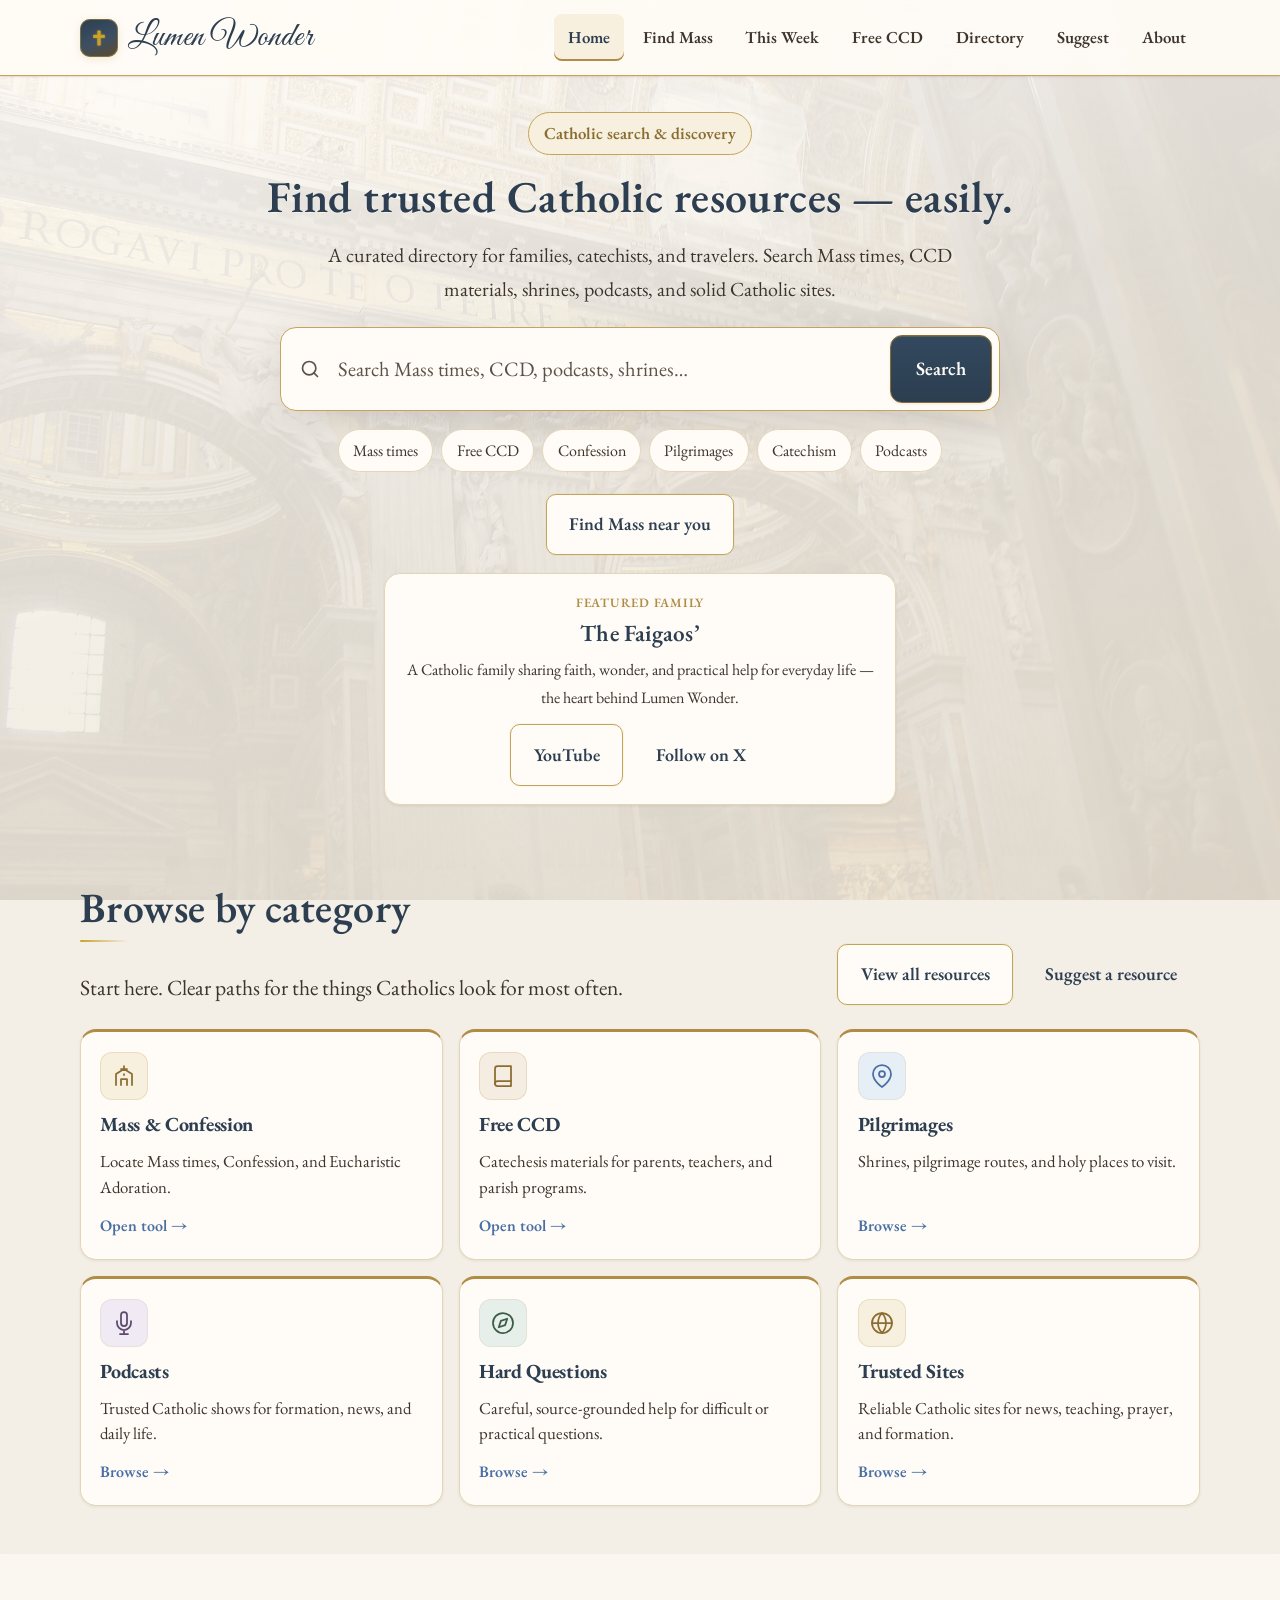
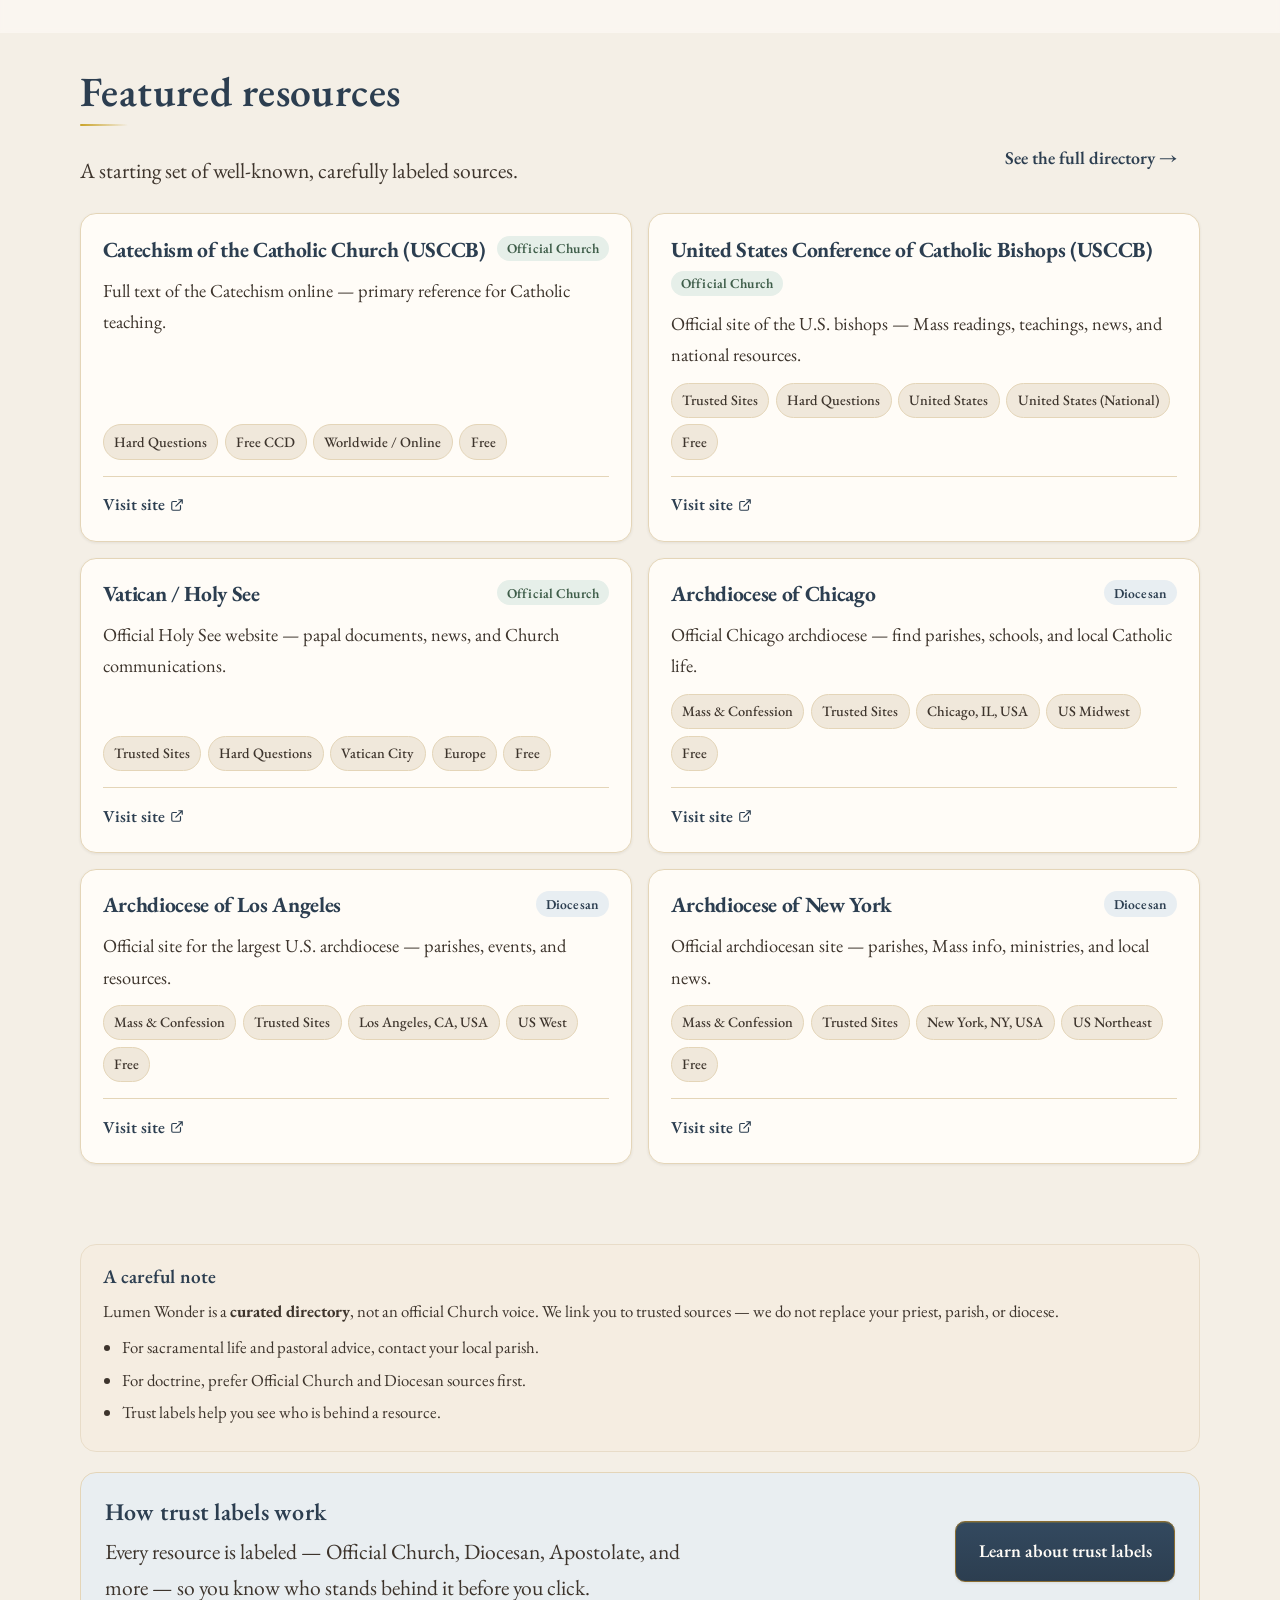
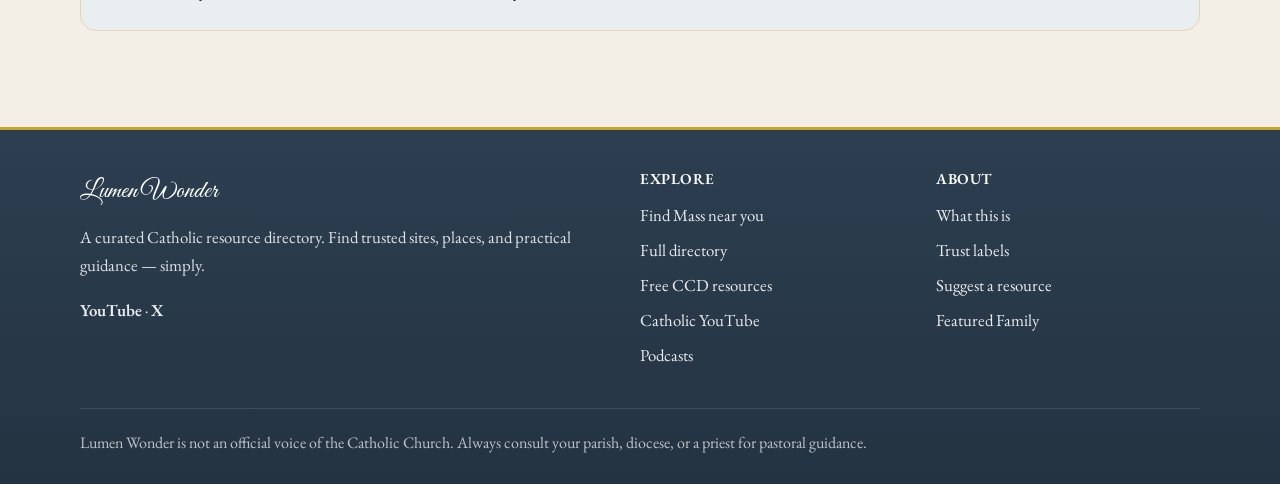
<file: index.html>
<!DOCTYPE html>
<html lang="en">
<head>
  <meta charset="UTF-8">
  <meta name="viewport" content="width=device-width, initial-scale=1.0">
  <title>Lumen Wonder — Find Trusted Catholic Resources</title>
  <meta name="description" content="Lumen Wonder helps Catholics, families, catechists, and travelers quickly find trusted Catholic resources, places, and practical guidance.">
  <meta property="og:title" content="Lumen Wonder — Find Trusted Catholic Resources">
  <meta property="og:description" content="A curated Catholic resource directory and search engine. Mass times, CCD, pilgrimages, podcasts, and trusted sites.">
  <meta property="og:type" content="website">
  <link rel="preconnect" href="https://fonts.googleapis.com">
  <link rel="preconnect" href="https://fonts.gstatic.com" crossorigin>
  <link href="https://fonts.googleapis.com/css2?family=EB+Garamond:ital,wght@0,400;0,500;0,600;0,700;1,400;1,500&family=Great+Vibes&display=swap" rel="stylesheet">
  <link rel="stylesheet" href="css/styles.css">
</head>
<body data-page="home">
  <div data-site-header></div>

  <main>
    <!-- Hero + search -->
    <section class="hero">
      <div class="container hero__inner">
        <span class="hero__eyebrow">Catholic search &amp; discovery</span>
        <h1>Find trusted Catholic resources — easily.</h1>
        <p class="hero__sub">
          A curated directory for families, catechists, and travelers.
          Search Mass times, CCD materials, shrines, podcasts, and solid Catholic sites.
        </p>
        <div class="hero__search" data-mount-search></div>
        <div class="hero__hints" aria-label="Popular searches">
          <button type="button" class="hint-chip" data-hint="Mass times">Mass times</button>
          <button type="button" class="hint-chip" data-hint="CCD free">Free CCD</button>
          <button type="button" class="hint-chip" data-hint="Confession">Confession</button>
          <button type="button" class="hint-chip" data-hint="pilgrimage">Pilgrimages</button>
          <button type="button" class="hint-chip" data-hint="Catechism">Catechism</button>
          <button type="button" class="hint-chip" data-hint="podcast">Podcasts</button>
        </div>
        <div style="margin-top: 0.5rem;">
          <a class="btn btn--secondary" href="find-mass.html">Find Mass near you</a>
        </div>
        <!-- Featured Family — directly under Find Mass, above the fold -->
        <div class="hero__family" id="featured-family" data-mount-featured-family></div>
      </div>
    </section>

    <!-- Categories — primary navigation -->
    <section class="section" id="categories">
      <div class="container">
        <div class="section-header">
          <div>
            <h2>Browse by category</h2>
            <p>Start here. Clear paths for the things Catholics look for most often.</p>
          </div>
          <div style="display: flex; flex-wrap: wrap; gap: 0.5rem;">
            <a class="btn btn--secondary" href="directory.html">View all resources</a>
            <a class="btn btn--ghost" href="suggest.html">Suggest a resource</a>
          </div>
        </div>
        <div data-mount-categories></div>
      </div>
    </section>

    <!-- Top Catholic YouTube Channels -->
    <section class="section section--panel" id="youtube">
      <div class="container">
        <div class="section-header">
          <div>
            <h2>Top Catholic YouTube Channels</h2>
            <p>
              Solid, fully Catholic channels faithful to Church teaching —
              for formation, news, prayer, and everyday questions.
            </p>
          </div>
        </div>
        <div data-mount-youtube></div>
      </div>
    </section>

    <!-- Featured resources -->
    <section class="section section--tight" id="featured">
      <div class="container">
        <div class="section-header">
          <div>
            <h2>Featured resources</h2>
            <p>A starting set of well-known, carefully labeled sources.</p>
          </div>
          <a class="btn btn--ghost" href="directory.html">See the full directory →</a>
        </div>
        <div data-mount-featured></div>
      </div>
    </section>

    <!-- Trust + scope -->
    <section class="section">
      <div class="container" style="display: grid; gap: 1.25rem;">
        <div data-mount-disclaimer></div>
        <div class="callout">
          <div>
            <h3>How trust labels work</h3>
            <p>
              Every resource is labeled — Official Church, Diocesan, Apostolate, and more —
              so you know who stands behind it before you click.
            </p>
          </div>
          <a class="btn btn--primary" href="about.html#trust">Learn about trust labels</a>
        </div>
      </div>
    </section>
  </main>

  <div data-site-footer></div>

  <script src="js/data.js"></script>
  <script src="js/components.js"></script>
  <script src="js/search.js"></script>
  <script src="js/app.js"></script>
</body>
</html>
</file>
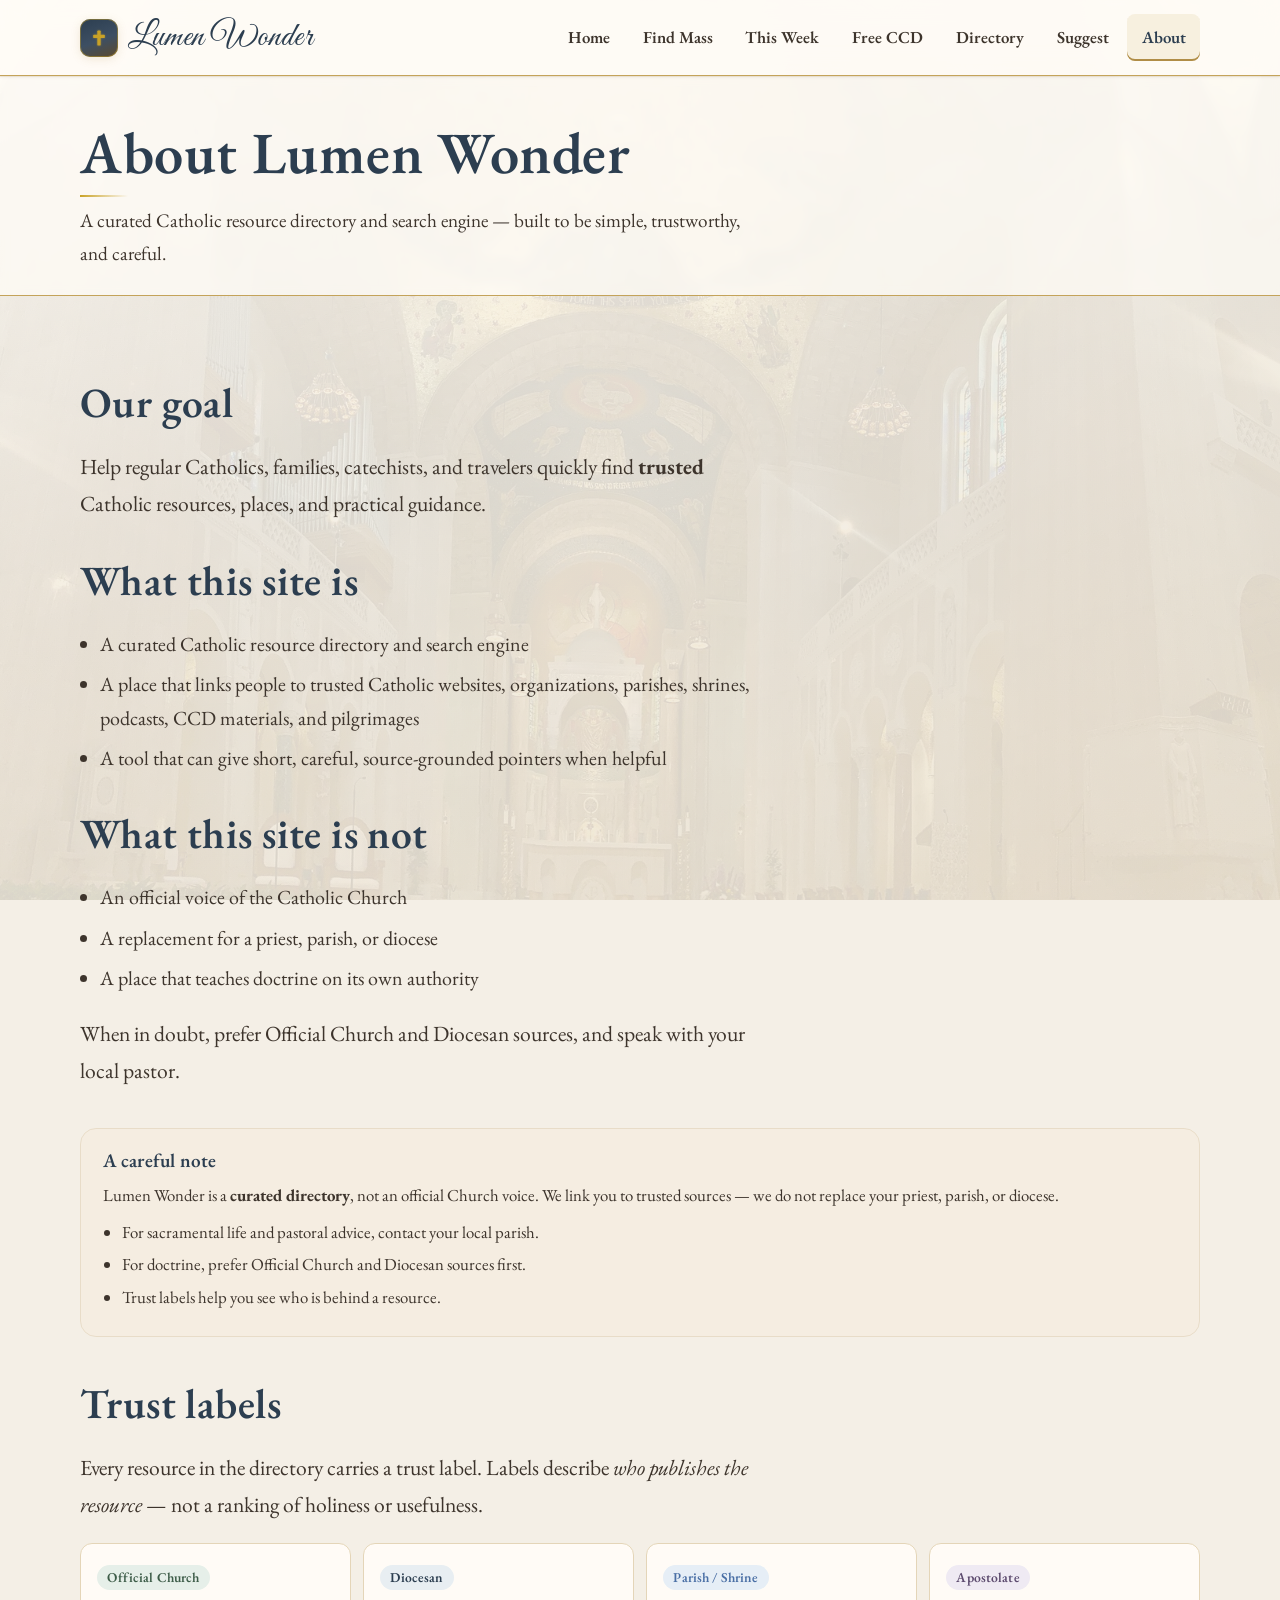
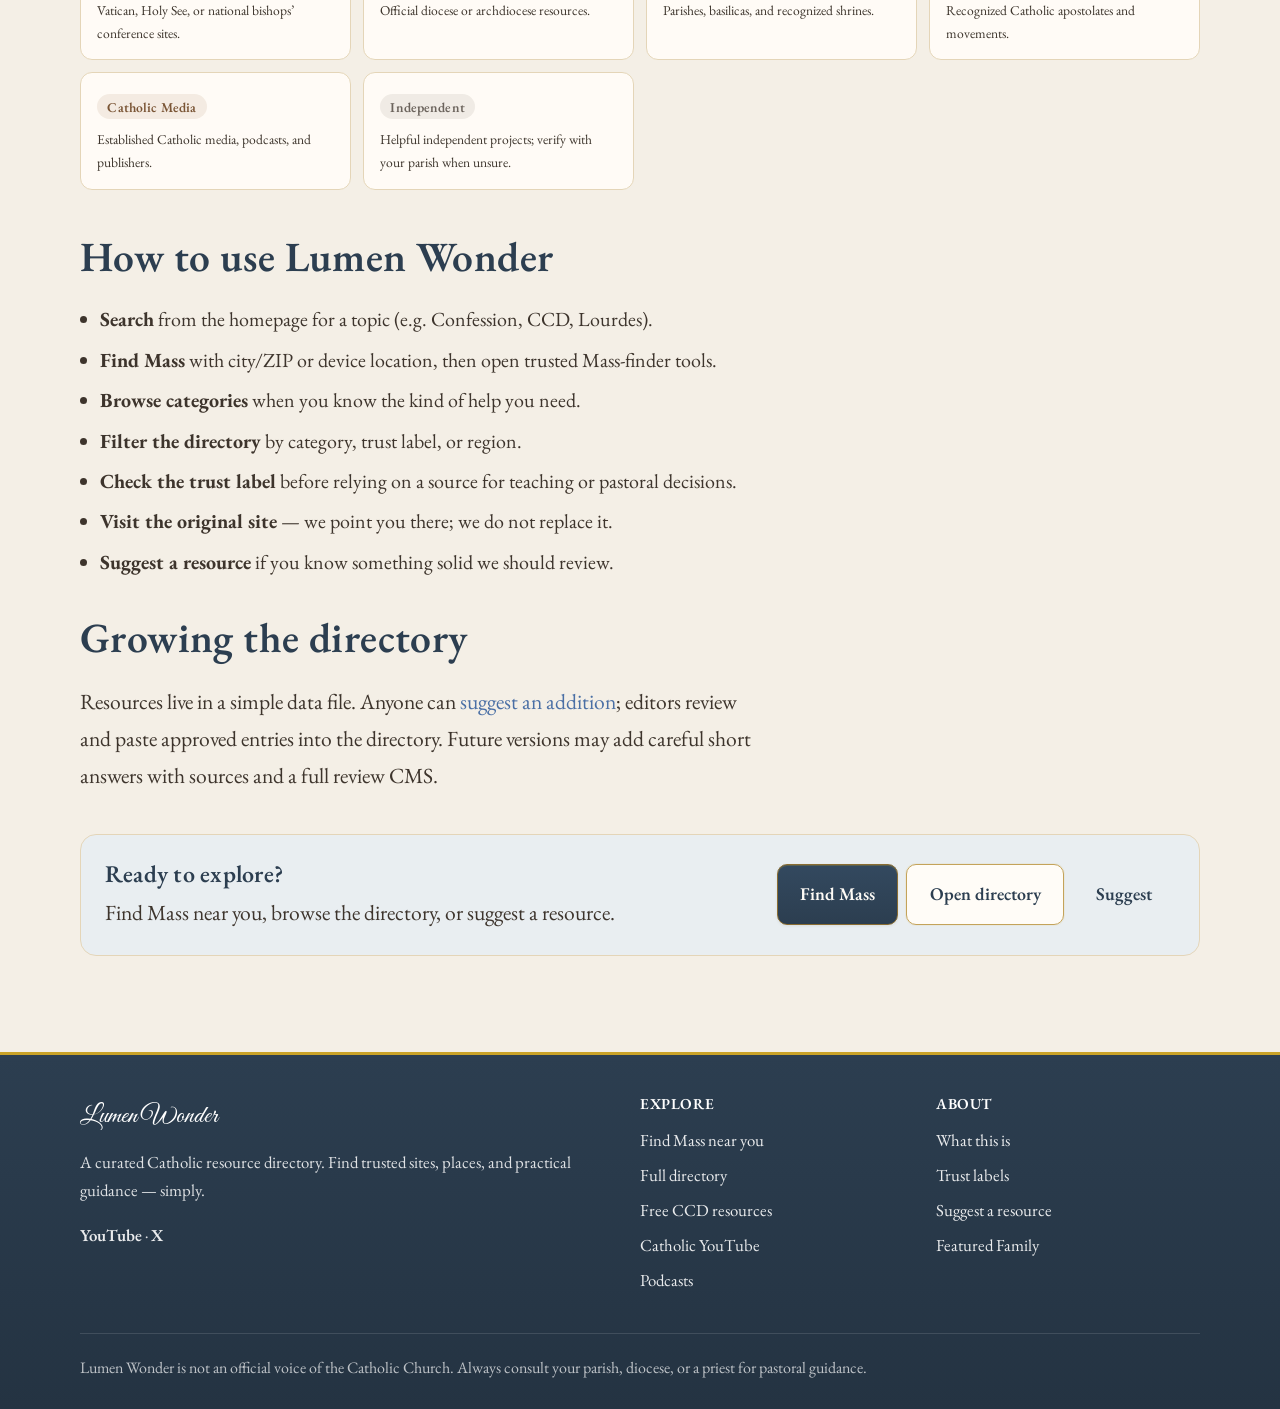
<file: about.html>
<!DOCTYPE html>
<html lang="en">
<head>
  <meta charset="UTF-8">
  <meta name="viewport" content="width=device-width, initial-scale=1.0">
  <title>About — Lumen Wonder</title>
  <meta name="description" content="What Lumen Wonder is, what it is not, and how trust labels help you find reliable Catholic resources.">
  <link rel="preconnect" href="https://fonts.googleapis.com">
  <link rel="preconnect" href="https://fonts.gstatic.com" crossorigin>
  <link href="https://fonts.googleapis.com/css2?family=EB+Garamond:ital,wght@0,400;0,500;0,600;0,700;1,400;1,500&family=Great+Vibes&display=swap" rel="stylesheet">
  <link rel="stylesheet" href="css/styles.css">
</head>
<body data-page="about">
  <div data-site-header></div>

  <main>
    <section class="page-hero">
      <div class="container">
        <h1>About Lumen Wonder</h1>
        <p>A curated Catholic resource directory and search engine — built to be simple, trustworthy, and careful.</p>
      </div>
    </section>

    <section class="section">
      <div class="container">
        <div class="prose">
          <h2 id="mission">Our goal</h2>
          <p>
            Help regular Catholics, families, catechists, and travelers quickly find
            <strong>trusted</strong> Catholic resources, places, and practical guidance.
          </p>

          <h2 id="is">What this site is</h2>
          <ul>
            <li>A curated Catholic resource directory and search engine</li>
            <li>A place that links people to trusted Catholic websites, organizations, parishes, shrines, podcasts, CCD materials, and pilgrimages</li>
            <li>A tool that can give short, careful, source-grounded pointers when helpful</li>
          </ul>

          <h2 id="not">What this site is not</h2>
          <ul>
            <li>An official voice of the Catholic Church</li>
            <li>A replacement for a priest, parish, or diocese</li>
            <li>A place that teaches doctrine on its own authority</li>
          </ul>
          <p>
            When in doubt, prefer Official Church and Diocesan sources, and speak with your local pastor.
          </p>
        </div>

        <div style="margin-top: 2.5rem;" data-mount-disclaimer></div>

        <div class="prose" style="margin-top: 2.5rem;">
          <h2 id="trust">Trust labels</h2>
          <p>
            Every resource in the directory carries a trust label. Labels describe
            <em>who publishes the resource</em> — not a ranking of holiness or usefulness.
          </p>
        </div>
        <div style="margin-top: 1.25rem;" data-mount-trust-legend></div>

        <div class="prose" style="margin-top: 2.5rem;">
          <h2 id="how">How to use Lumen Wonder</h2>
          <ul>
            <li><strong>Search</strong> from the homepage for a topic (e.g. Confession, CCD, Lourdes).</li>
            <li><strong>Find Mass</strong> with city/ZIP or device location, then open trusted Mass-finder tools.</li>
            <li><strong>Browse categories</strong> when you know the kind of help you need.</li>
            <li><strong>Filter the directory</strong> by category, trust label, or region.</li>
            <li><strong>Check the trust label</strong> before relying on a source for teaching or pastoral decisions.</li>
            <li><strong>Visit the original site</strong> — we point you there; we do not replace it.</li>
            <li><strong>Suggest a resource</strong> if you know something solid we should review.</li>
          </ul>

          <h2 id="growing">Growing the directory</h2>
          <p>
            Resources live in a simple data file. Anyone can
            <a href="suggest.html">suggest an addition</a>; editors review and paste approved entries into the directory.
            Future versions may add careful short answers with sources and a full review CMS.
          </p>
        </div>

        <div class="callout" style="margin-top: 2.5rem;">
          <div>
            <h3>Ready to explore?</h3>
            <p>Find Mass near you, browse the directory, or suggest a resource.</p>
          </div>
          <div style="display: flex; flex-wrap: wrap; gap: 0.5rem;">
            <a class="btn btn--primary" href="find-mass.html">Find Mass</a>
            <a class="btn btn--secondary" href="directory.html">Open directory</a>
            <a class="btn btn--ghost" href="suggest.html">Suggest</a>
          </div>
        </div>
      </div>
    </section>
  </main>

  <div data-site-footer></div>

  <script src="js/data.js"></script>
  <script src="js/components.js"></script>
  <script src="js/search.js"></script>
  <script src="js/app.js"></script>
</body>
</html>
</file>
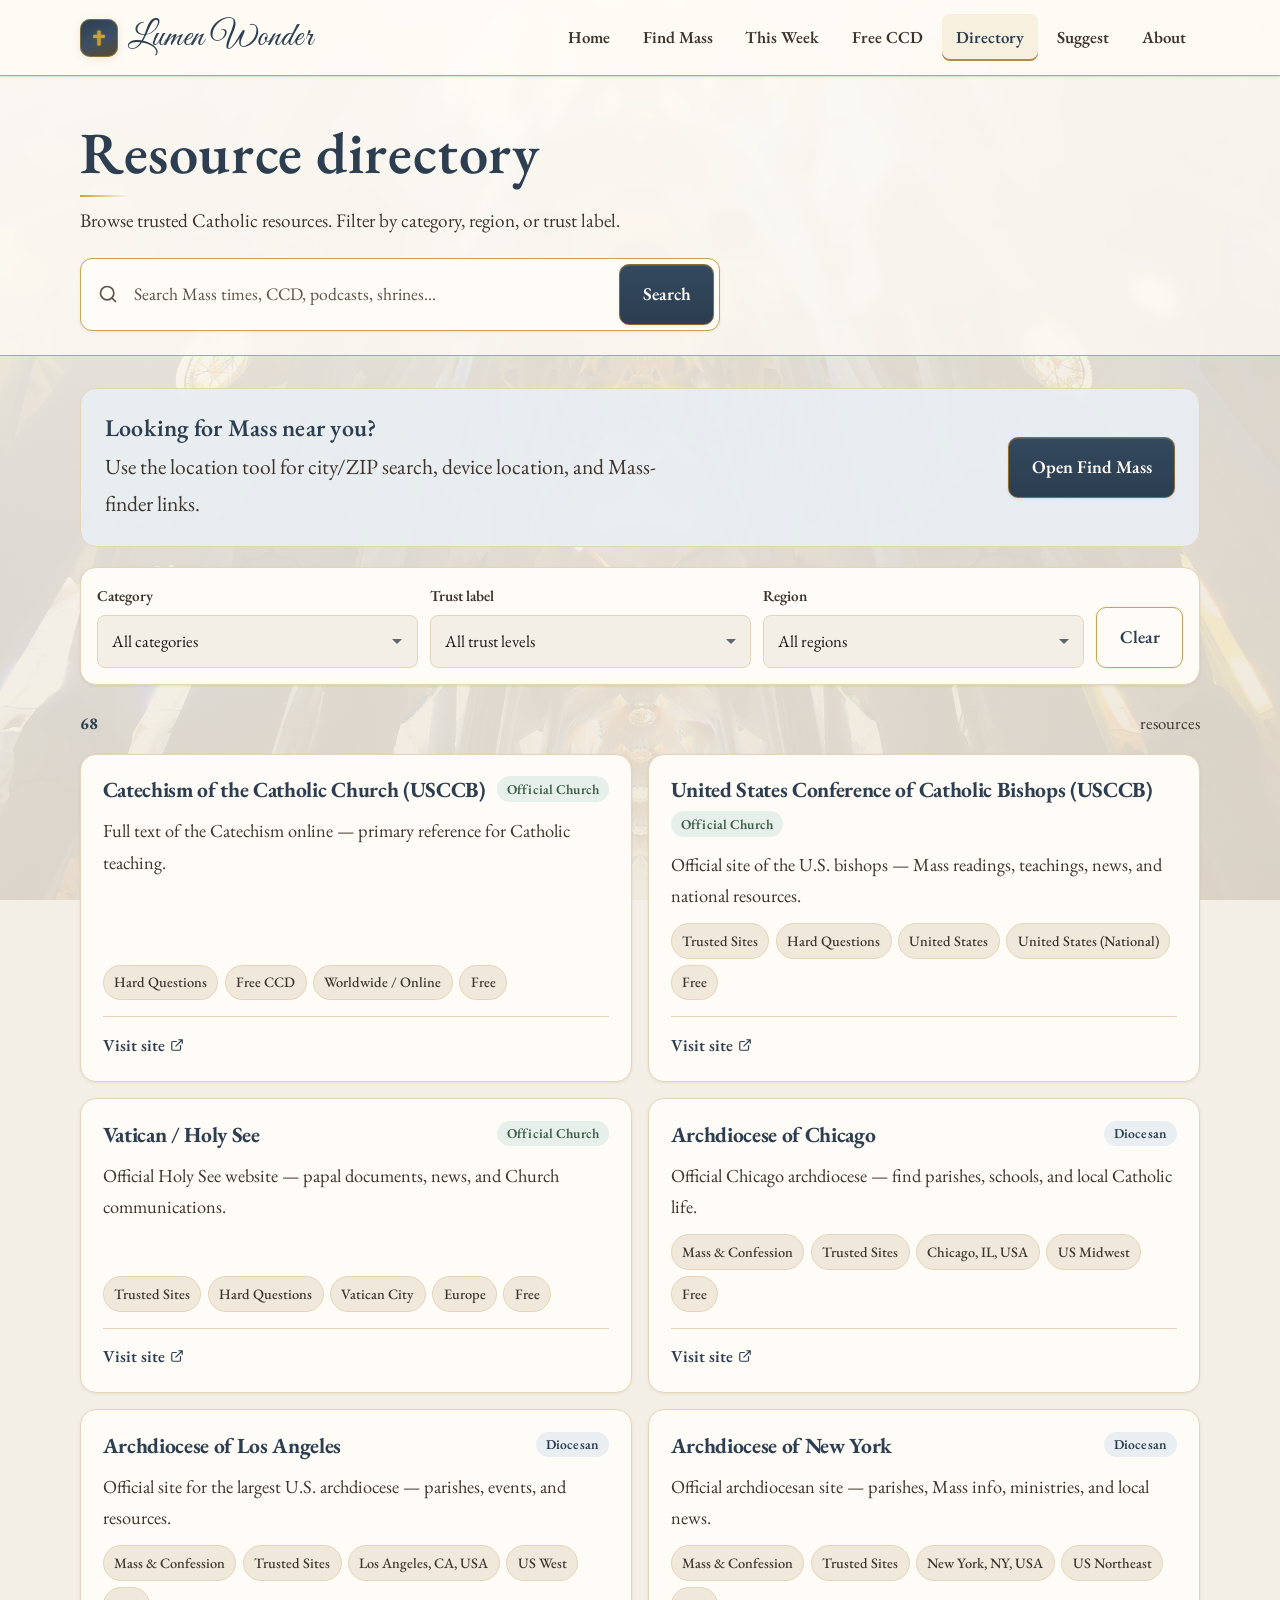
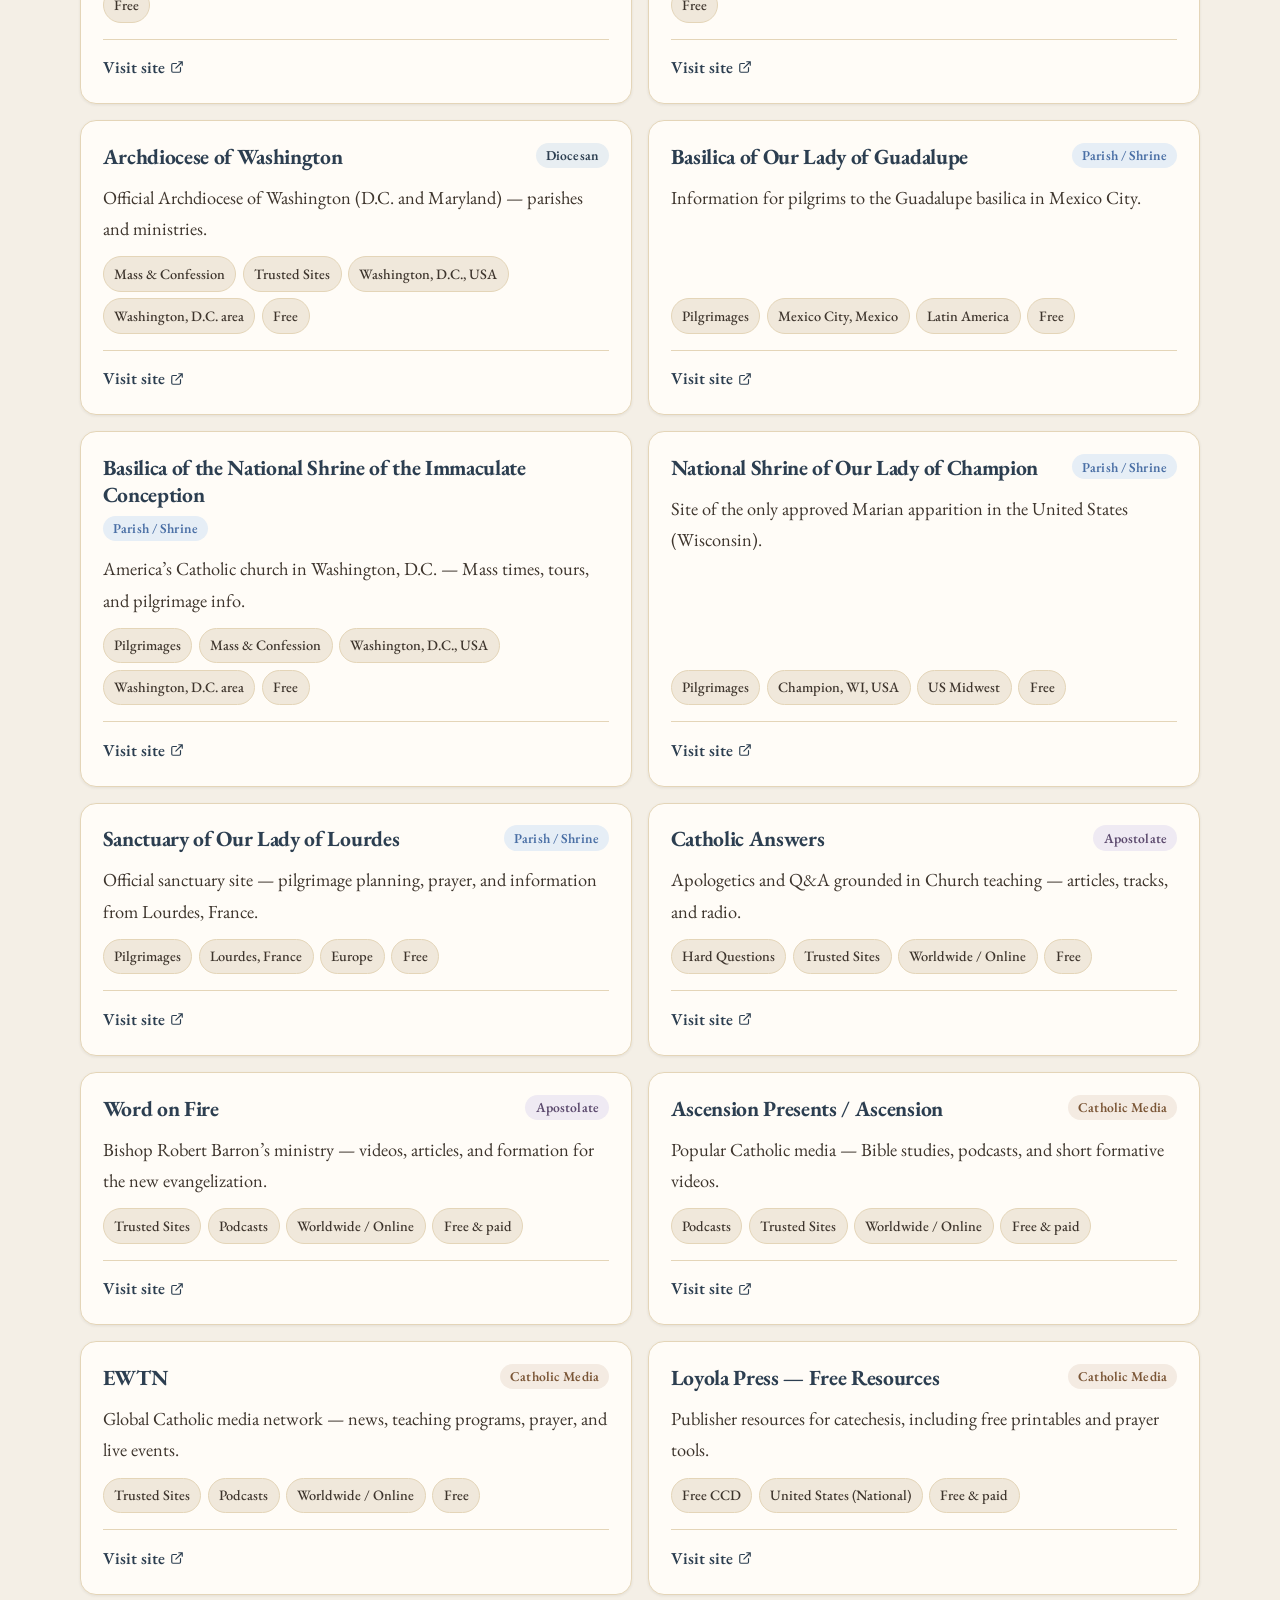
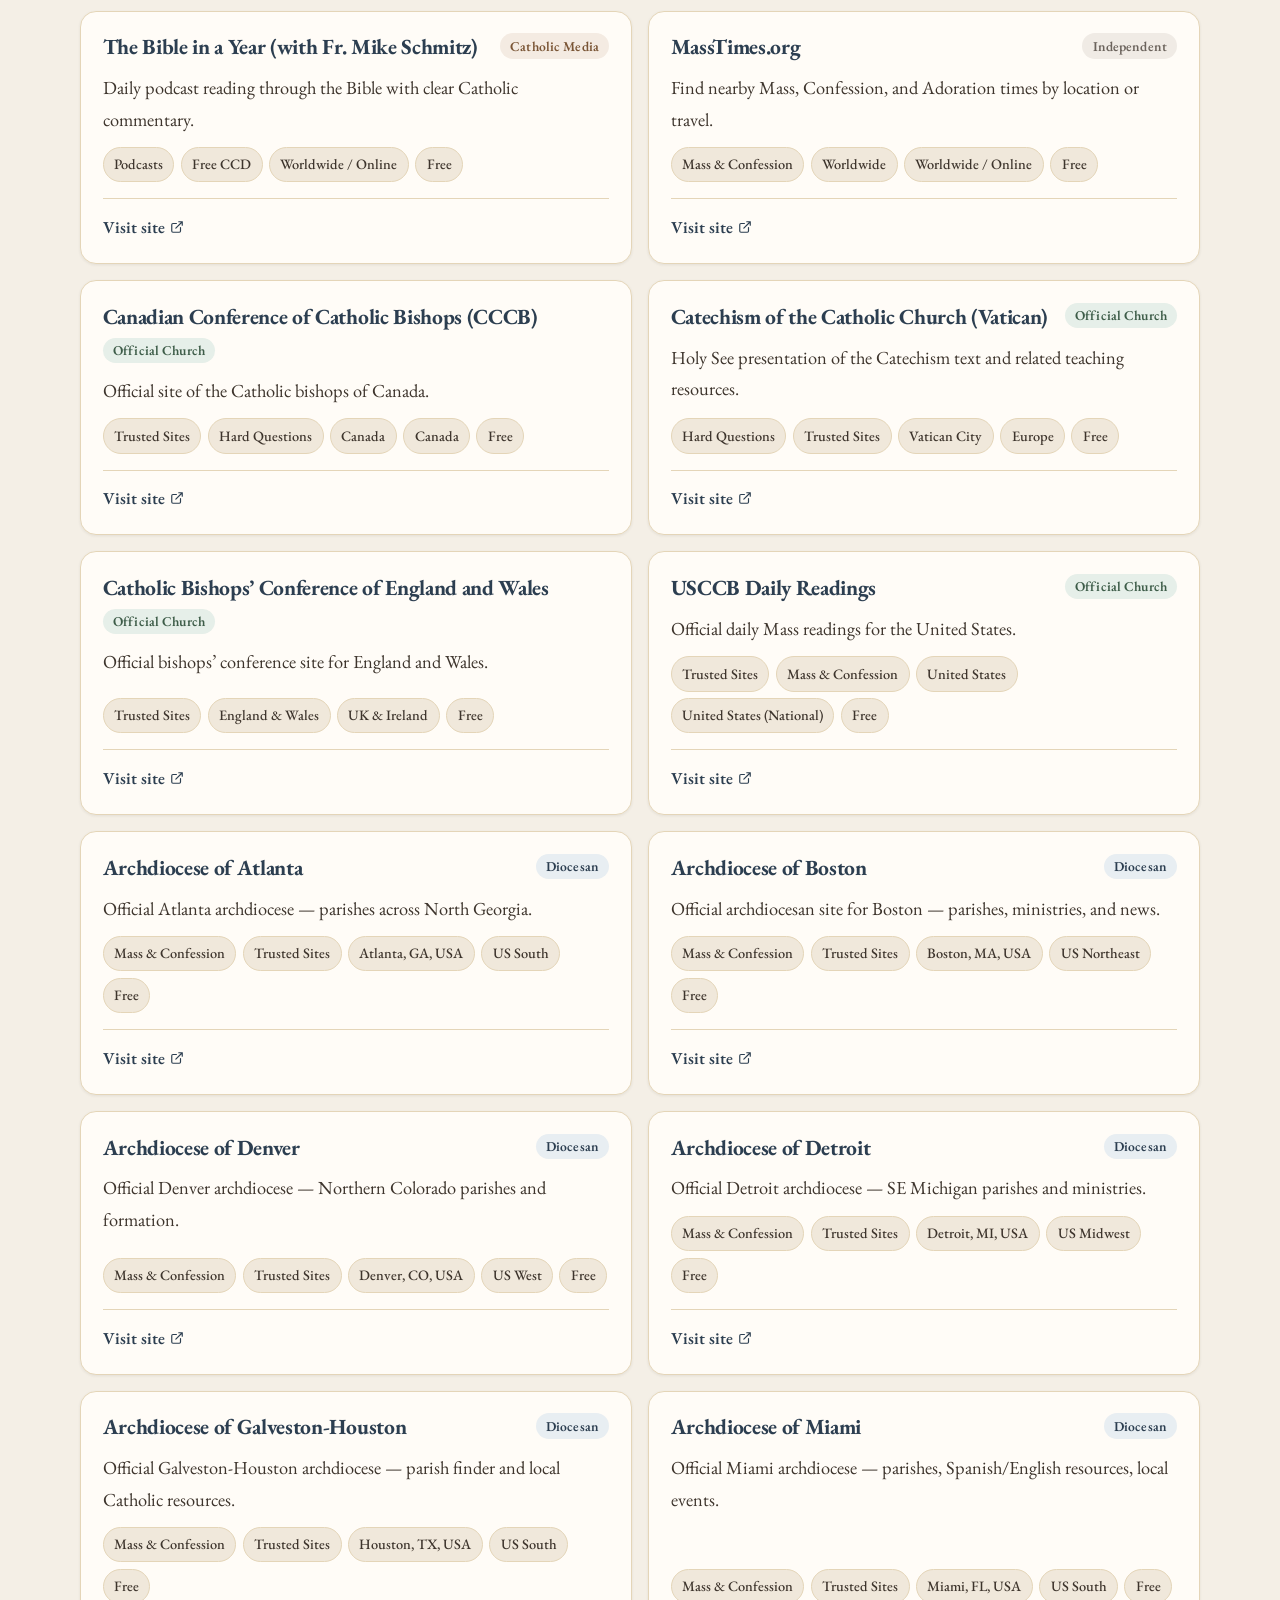
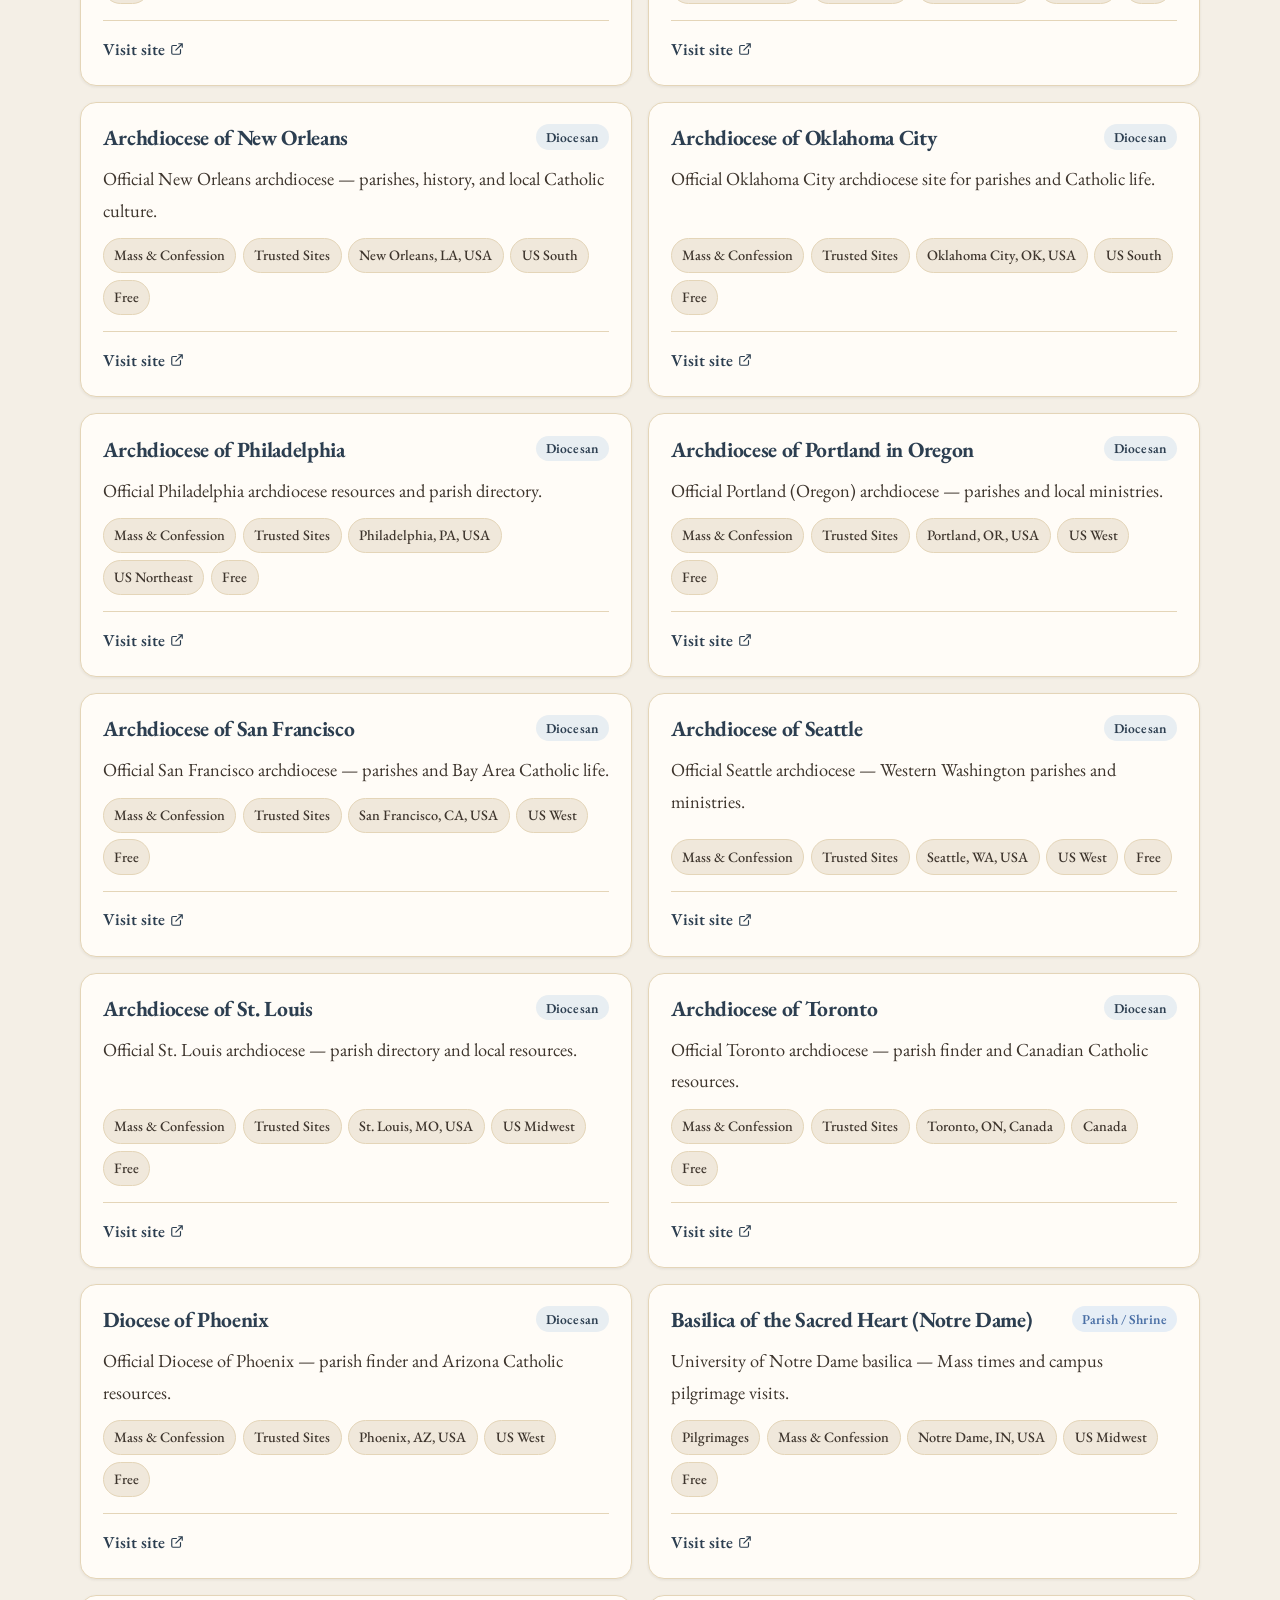
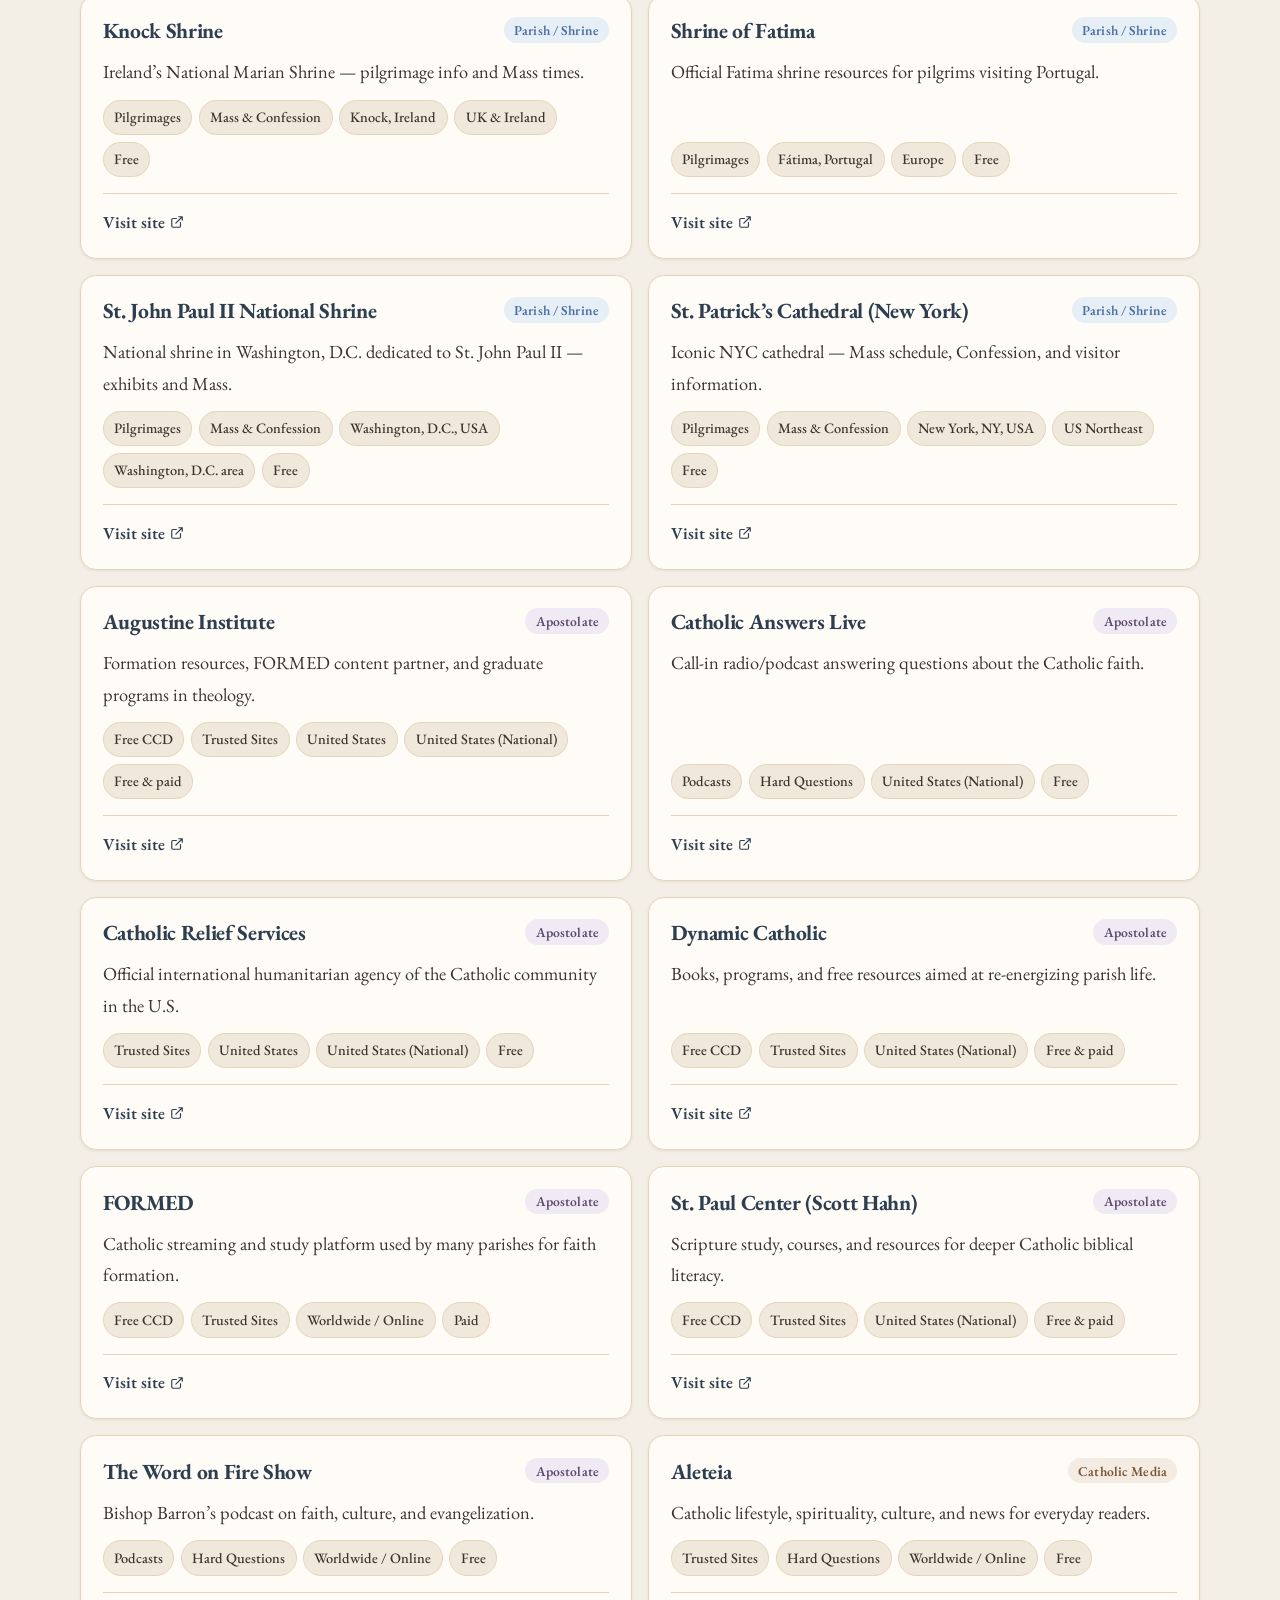
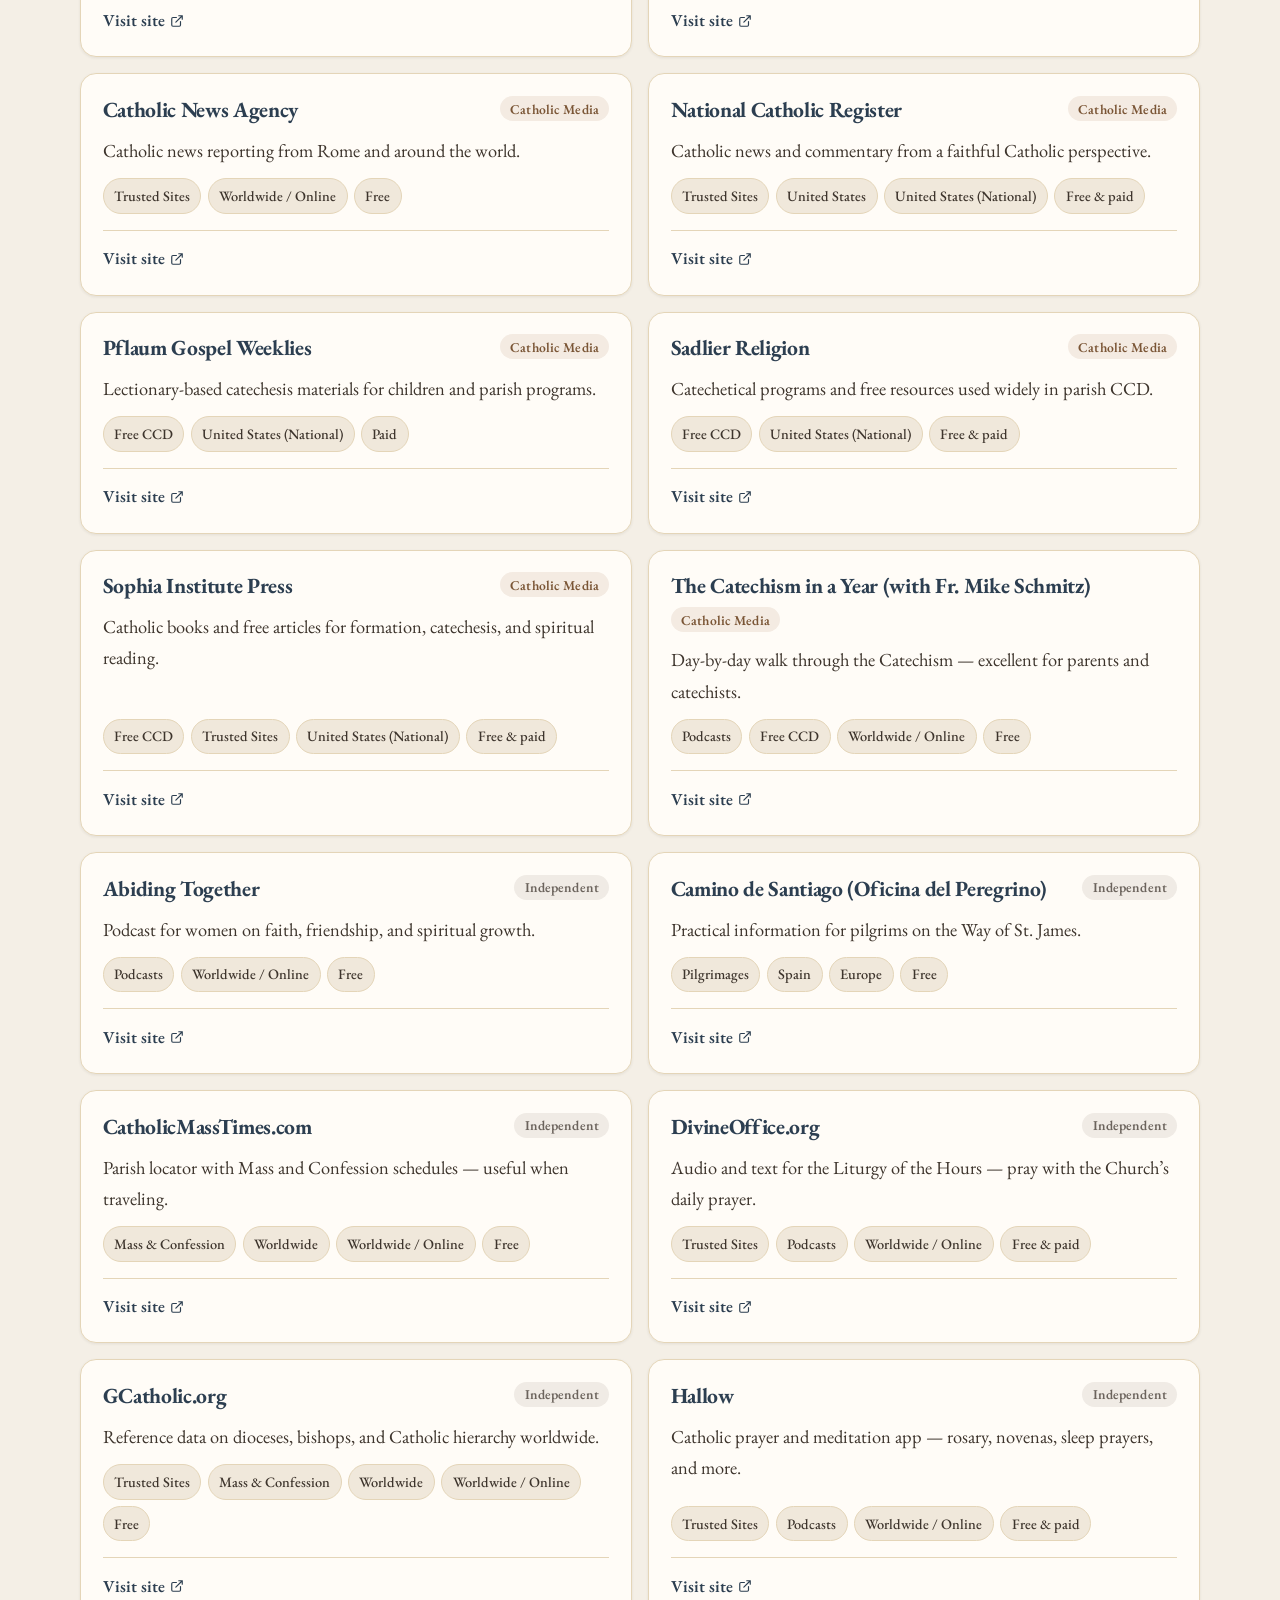
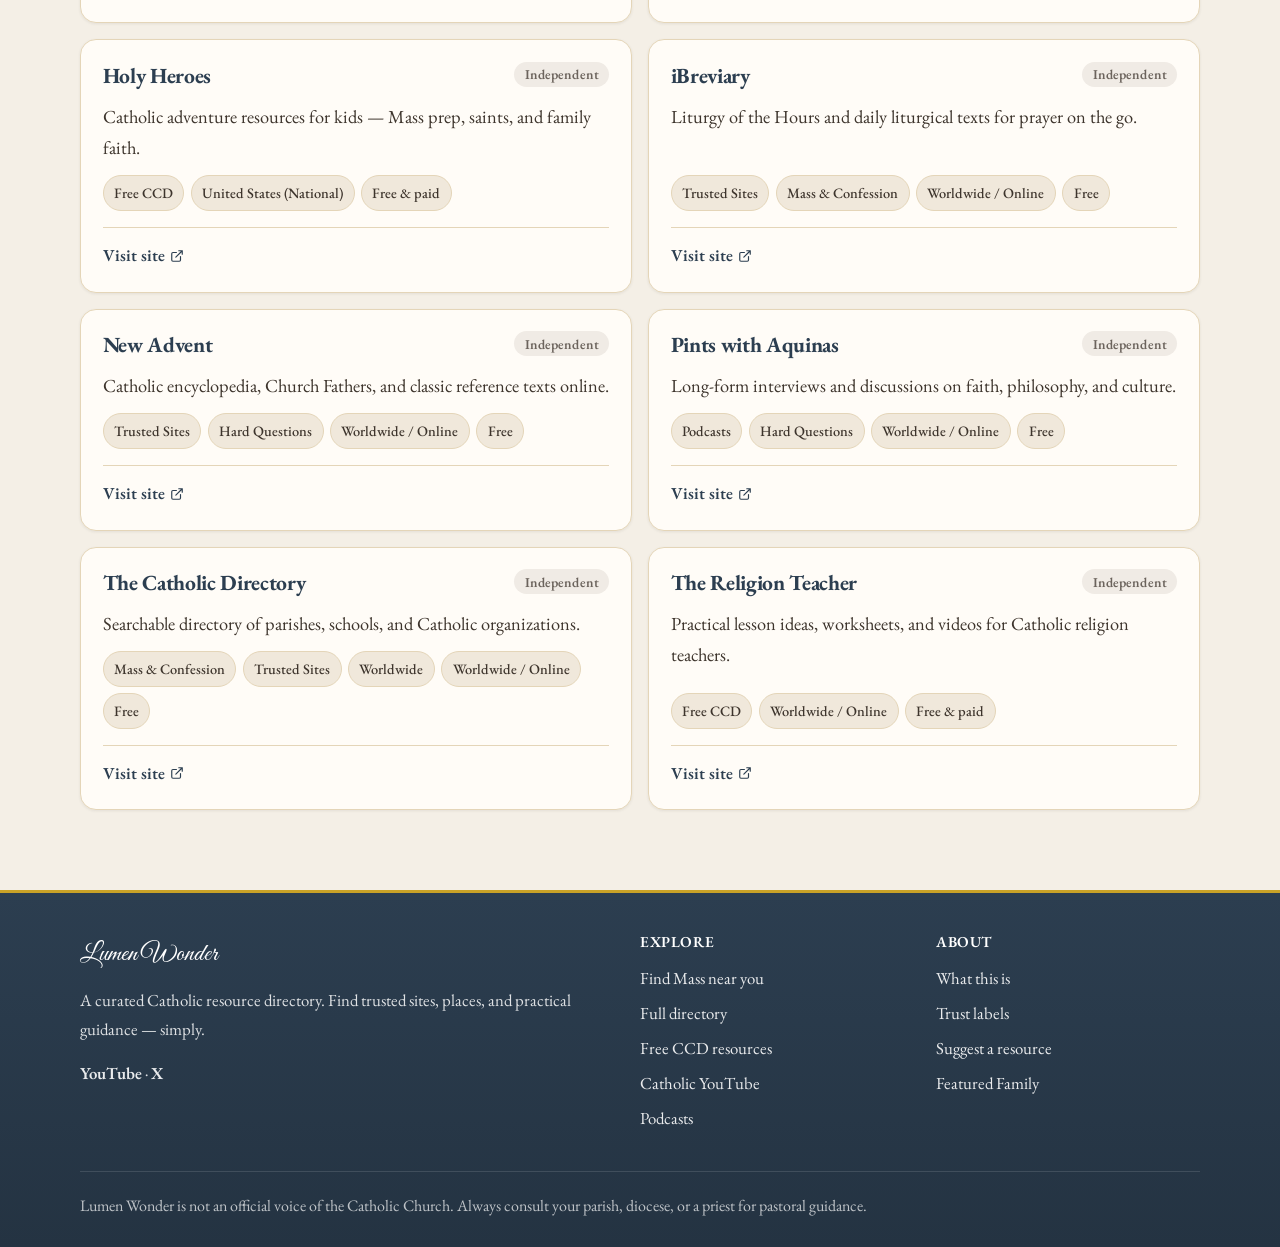
<file: directory.html>
<!DOCTYPE html>
<html lang="en">
<head>
  <meta charset="UTF-8">
  <meta name="viewport" content="width=device-width, initial-scale=1.0">
  <title>Resource Directory — Lumen Wonder</title>
  <meta name="description" content="Browse and search the Lumen Wonder directory of trusted Catholic resources — websites, podcasts, CCD, Mass finders, shrines, and more.">
  <link rel="preconnect" href="https://fonts.googleapis.com">
  <link rel="preconnect" href="https://fonts.gstatic.com" crossorigin>
  <link href="https://fonts.googleapis.com/css2?family=EB+Garamond:ital,wght@0,400;0,500;0,600;0,700;1,400;1,500&family=Great+Vibes&display=swap" rel="stylesheet">
  <link rel="stylesheet" href="css/styles.css">
</head>
<body data-page="directory">
  <div data-site-header></div>

  <main>
    <section class="page-hero">
      <div class="container">
        <h1 data-page-title>Resource directory</h1>
        <p data-page-sub>Browse trusted Catholic resources. Filter by category or trust label.</p>
        <div style="margin-top: 1.25rem; max-width: 640px;" data-mount-search></div>
      </div>
    </section>

    <section class="section section--tight">
      <div class="container">
        <div class="callout" data-mass-cta hidden style="margin-bottom: 1.25rem;">
          <div>
            <h3>Looking for Mass near you?</h3>
            <p>Use the location tool for city/ZIP search, device location, and Mass-finder links.</p>
          </div>
          <a class="btn btn--primary" href="find-mass.html">Open Find Mass</a>
        </div>
        <div data-mount-filters></div>
        <div class="results-meta" data-mount-meta></div>
        <div data-mount-results></div>
      </div>
    </section>
  </main>

  <div data-site-footer></div>

  <script src="js/data.js"></script>
  <script src="js/components.js"></script>
  <script src="js/search.js"></script>
  <script src="js/app.js"></script>
</body>
</html>
</file>
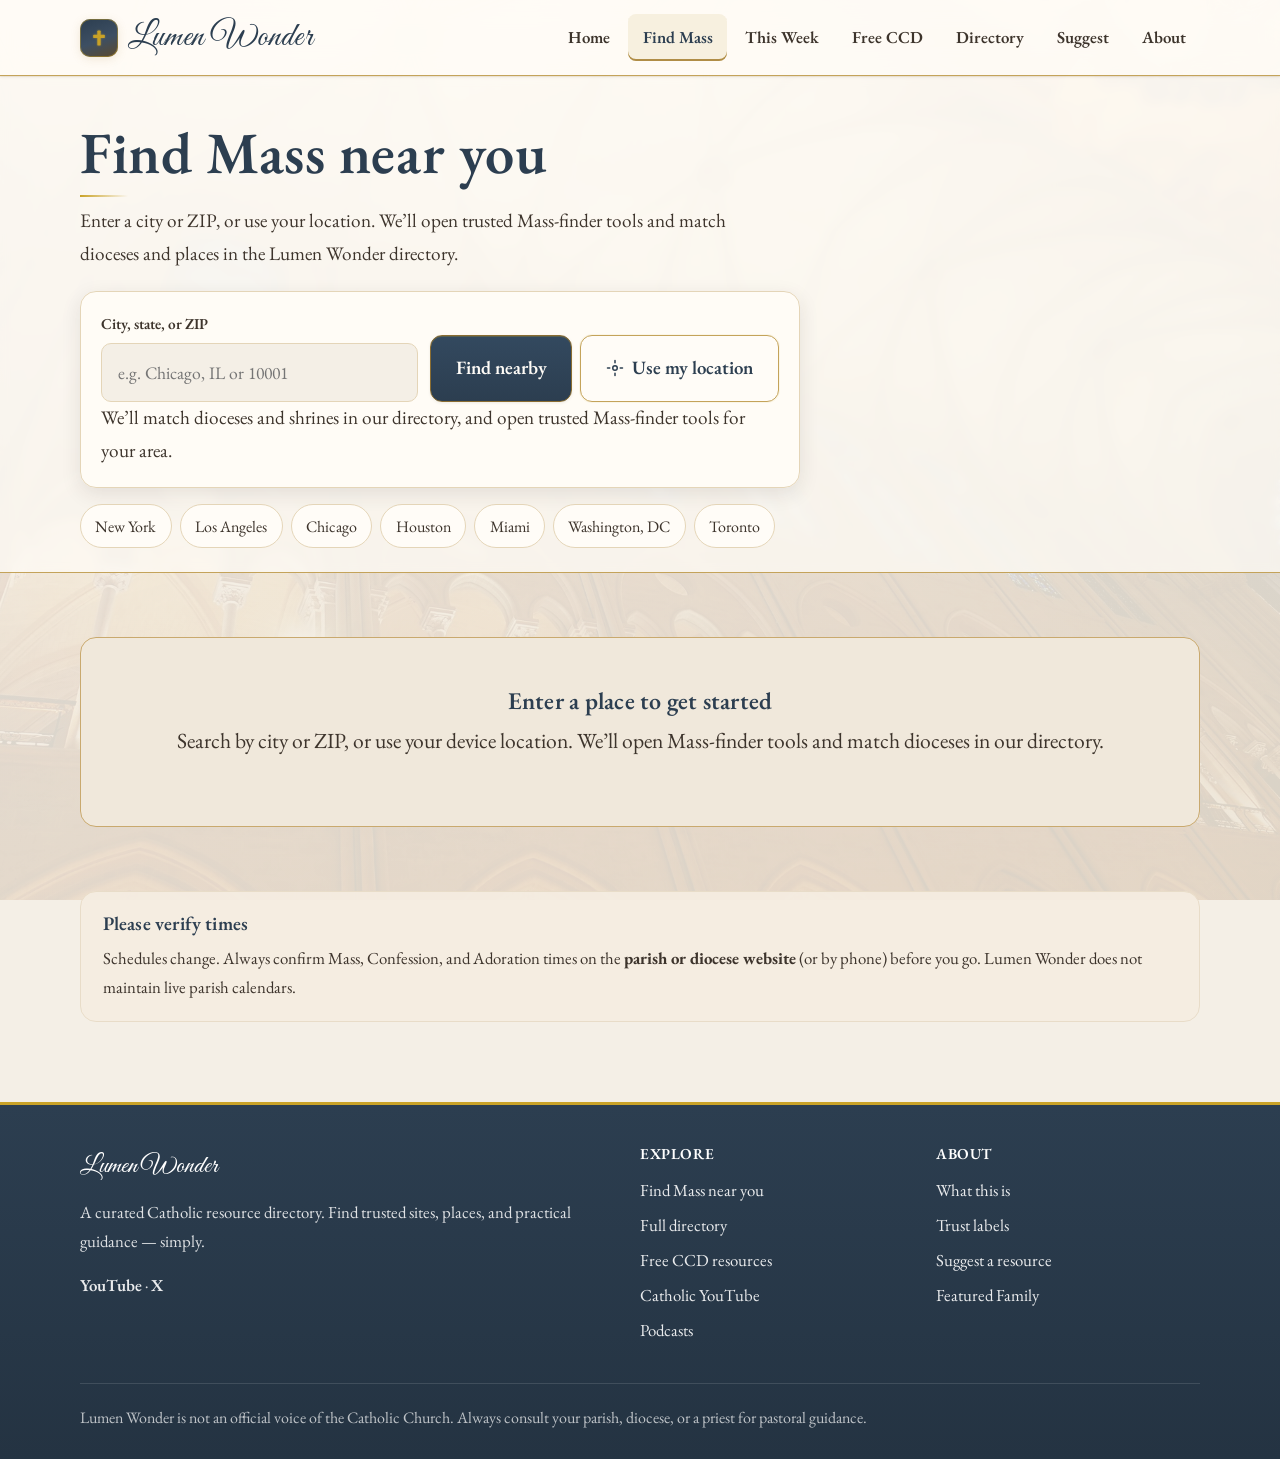
<file: find-mass.html>
<!DOCTYPE html>
<html lang="en">
<head>
  <meta charset="UTF-8">
  <meta name="viewport" content="width=device-width, initial-scale=1.0">
  <title>Find Mass Near You — Lumen Wonder</title>
  <meta name="description" content="Find Catholic Mass, Confession, and Adoration near you. Location-aware links to trusted Mass finders plus dioceses and shrines in our directory.">
  <link rel="preconnect" href="https://fonts.googleapis.com">
  <link rel="preconnect" href="https://fonts.gstatic.com" crossorigin>
  <link href="https://fonts.googleapis.com/css2?family=EB+Garamond:ital,wght@0,400;0,500;0,600;0,700;1,400;1,500&family=Great+Vibes&display=swap" rel="stylesheet">
  <link rel="stylesheet" href="css/styles.css">
</head>
<body data-page="find-mass">
  <div data-site-header></div>

  <main>
    <section class="page-hero">
      <div class="container">
        <h1>Find Mass near you</h1>
        <p>
          Enter a city or ZIP, or use your location. We’ll open trusted Mass-finder tools
          and match dioceses and places in the Lumen Wonder directory.
        </p>
        <div style="margin-top: 1.25rem;" data-mount-location-panel></div>
        <div class="hero__hints" style="justify-content: flex-start; margin-top: 1rem;" aria-label="Popular places">
          <button type="button" class="hint-chip" data-place-hint="New York, NY">New York</button>
          <button type="button" class="hint-chip" data-place-hint="Los Angeles, CA">Los Angeles</button>
          <button type="button" class="hint-chip" data-place-hint="Chicago, IL">Chicago</button>
          <button type="button" class="hint-chip" data-place-hint="Houston, TX">Houston</button>
          <button type="button" class="hint-chip" data-place-hint="Miami, FL">Miami</button>
          <button type="button" class="hint-chip" data-place-hint="Washington, DC">Washington, DC</button>
          <button type="button" class="hint-chip" data-place-hint="Toronto, ON">Toronto</button>
        </div>
      </div>
    </section>

    <section class="section section--tight">
      <div class="container" style="display: grid; gap: 2rem;">
        <div data-mount-matched-regions></div>
        <div data-mount-finders></div>
        <div data-mount-local></div>

        <aside class="disclaimer">
          <h3>Please verify times</h3>
          <p>
            Schedules change. Always confirm Mass, Confession, and Adoration times on the
            <strong>parish or diocese website</strong> (or by phone) before you go.
            Lumen Wonder does not maintain live parish calendars.
          </p>
        </aside>
      </div>
    </section>
  </main>

  <div data-site-footer></div>

  <script src="js/data.js"></script>
  <script src="js/components.js"></script>
  <script src="js/search.js"></script>
  <script src="js/location.js"></script>
  <script src="js/app.js"></script>
</body>
</html>
</file>
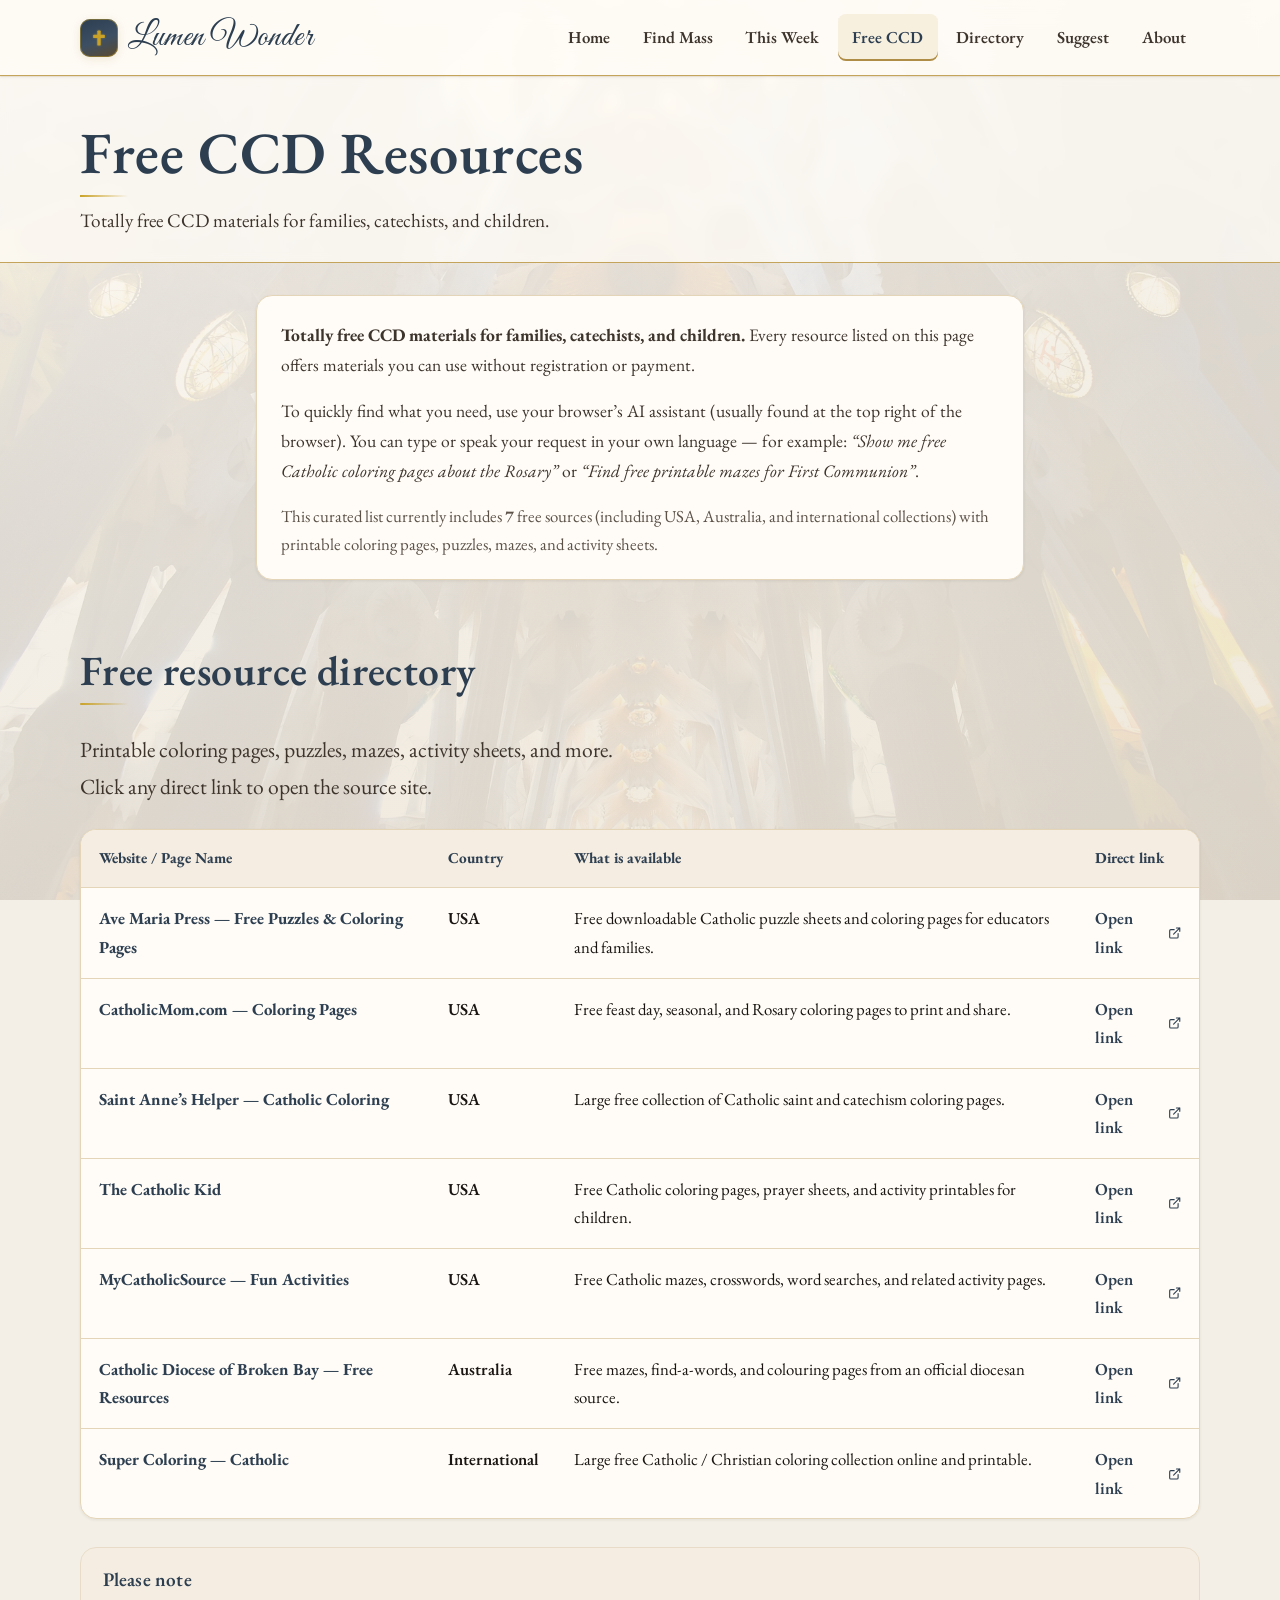
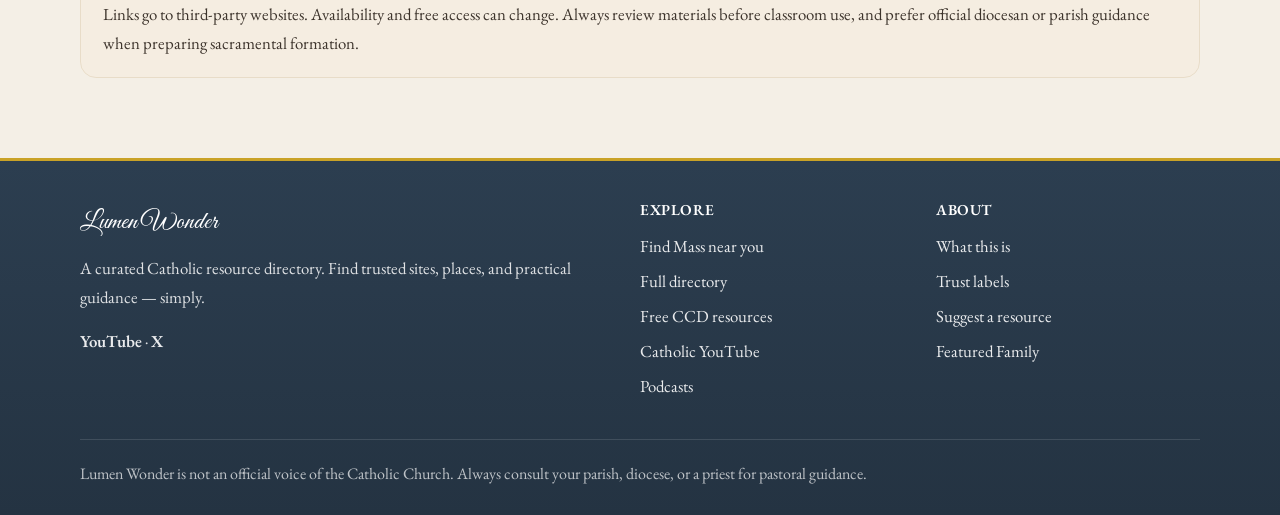
<file: free-ccd.html>
<!DOCTYPE html>
<html lang="en">
<head>
  <meta charset="UTF-8">
  <meta name="viewport" content="width=device-width, initial-scale=1.0">
  <title>Free CCD Resources — Lumen Wonder</title>
  <meta name="description" content="Totally free Catholic CCD and faith formation materials: coloring pages, puzzles, mazes, activity sheets, and more. No registration or payment required.">
  <meta name="keywords" content="free CCD, Catholic coloring pages, free faith formation, printable Catholic activities, Rosary coloring, First Communion printables">
  <link rel="preconnect" href="https://fonts.googleapis.com">
  <link rel="preconnect" href="https://fonts.gstatic.com" crossorigin>
  <link href="https://fonts.googleapis.com/css2?family=EB+Garamond:ital,wght@0,400;0,500;0,600;0,700;1,400;1,500&family=Great+Vibes&display=swap" rel="stylesheet">
  <link rel="stylesheet" href="css/styles.css">
</head>
<body data-page="free-ccd">
  <div data-site-header></div>

  <main id="main-content">
    <header class="page-hero">
      <div class="container">
        <h1>Free CCD Resources</h1>
        <p class="page-hero__lead">
          Totally free CCD materials for families, catechists, and children.
        </p>
      </div>
    </header>

    <section class="section section--tight" aria-labelledby="free-ccd-intro-heading">
      <div class="container prose-wide">
        <h2 id="free-ccd-intro-heading" class="sr-only">Introduction</h2>
        <div class="ccd-intro">
          <p>
            <strong>Totally free CCD materials for families, catechists, and children.</strong>
            Every resource listed on this page offers materials you can use without registration or payment.
          </p>
          <p>
            To quickly find what you need, use your browser’s AI assistant (usually found at the top right of the browser).
            You can type or speak your request in your own language — for example:
            <em>“Show me free Catholic coloring pages about the Rosary”</em>
            or
            <em>“Find free printable mazes for First Communion”</em>.
          </p>
          <p class="ccd-intro__meta">
            This curated list currently includes
            <strong data-free-ccd-count>—</strong>
            free sources (including USA, Australia, and international collections) with printable coloring pages, puzzles, mazes, and activity sheets.
          </p>
        </div>
      </div>
    </section>

    <section class="section section--tight" aria-labelledby="free-ccd-list-heading">
      <div class="container">
        <div class="section-header">
          <div>
            <h2 id="free-ccd-list-heading">Free resource directory</h2>
            <p>
              Printable coloring pages, puzzles, mazes, activity sheets, and more.
              Click any direct link to open the source site.
            </p>
          </div>
        </div>

        <div data-mount-free-ccd></div>

        <!-- Card fallback list for accessibility / narrow screens is styled via CSS table-to-cards if needed -->
        <aside class="disclaimer" style="margin-top: 1.75rem;" aria-label="Important note">
          <h3>Please note</h3>
          <p>
            Links go to third-party websites. Availability and free access can change.
            Always review materials before classroom use, and prefer official diocesan or parish guidance when preparing sacramental formation.
          </p>
        </aside>
      </div>
    </section>
  </main>

  <div data-site-footer></div>

  <script src="js/data.js"></script>
  <script src="js/components.js"></script>
  <script src="js/search.js"></script>
  <script src="js/app.js"></script>
</body>
</html>
</file>
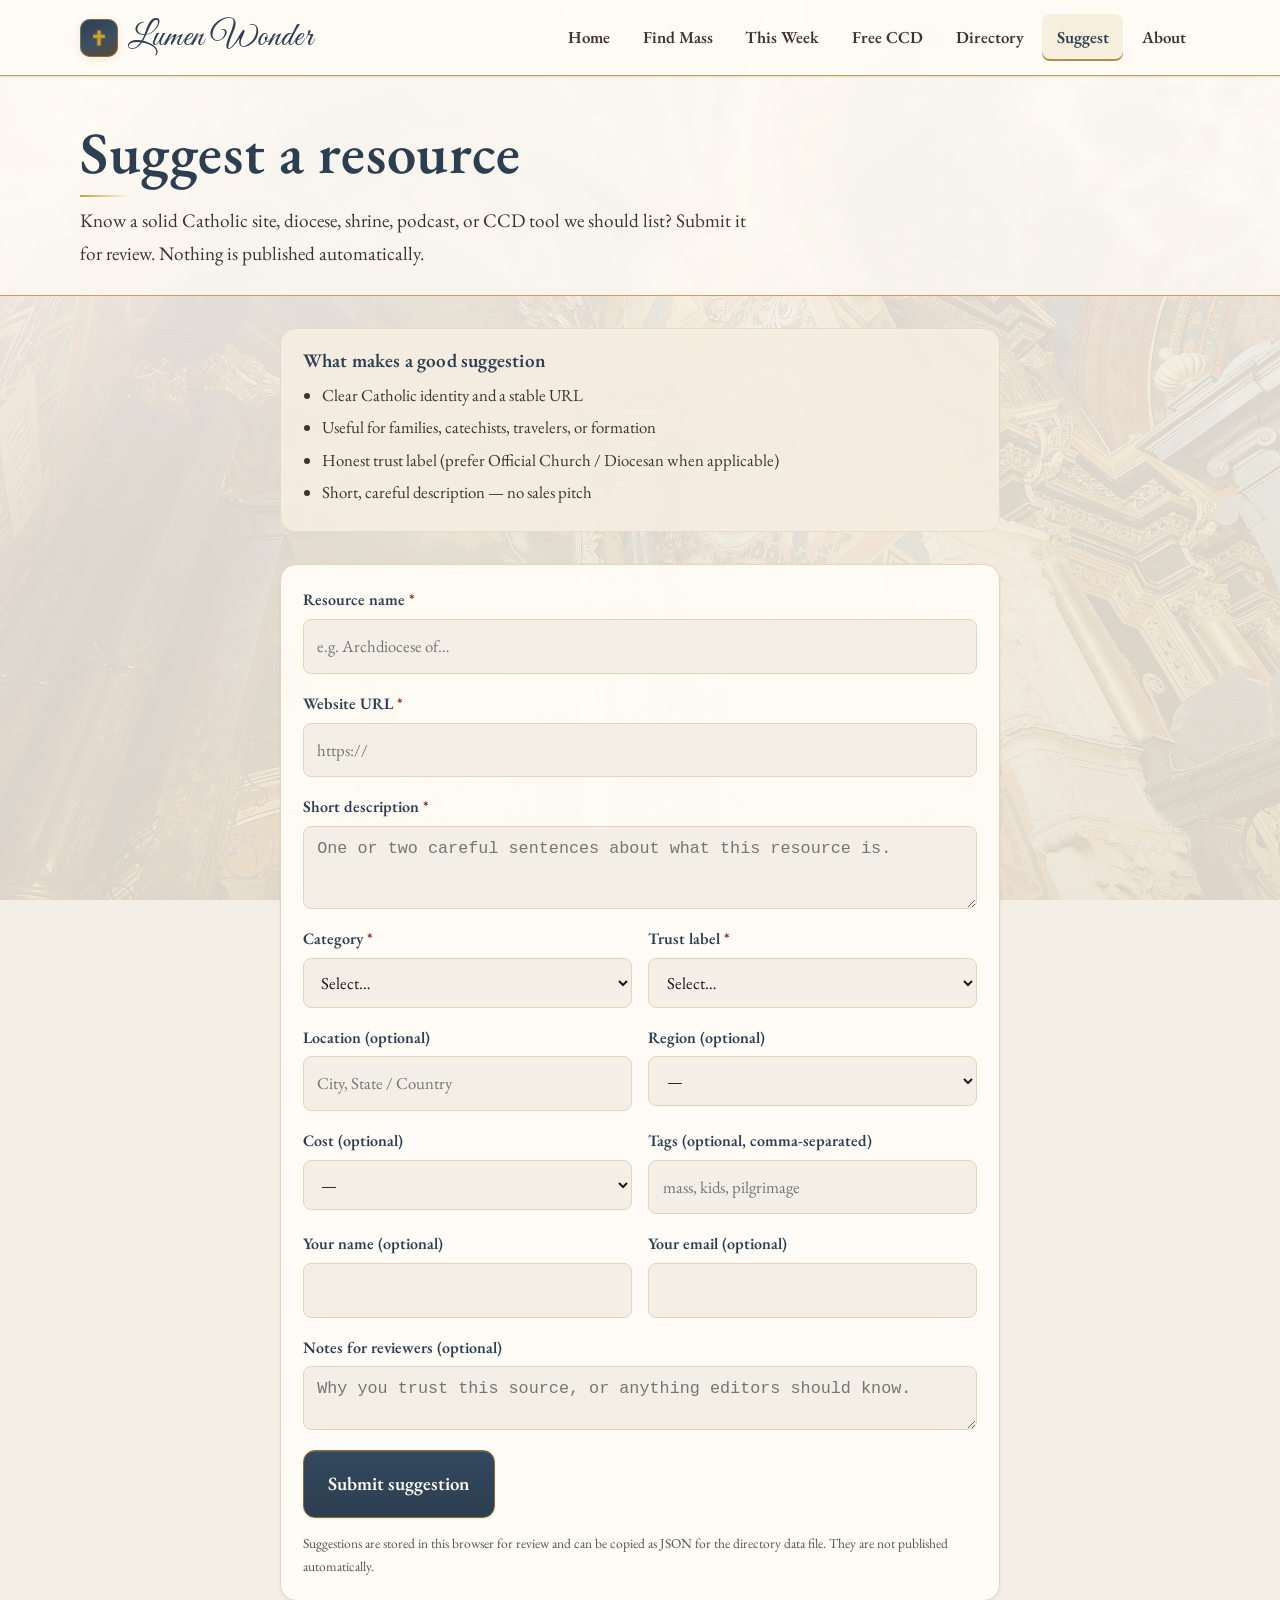
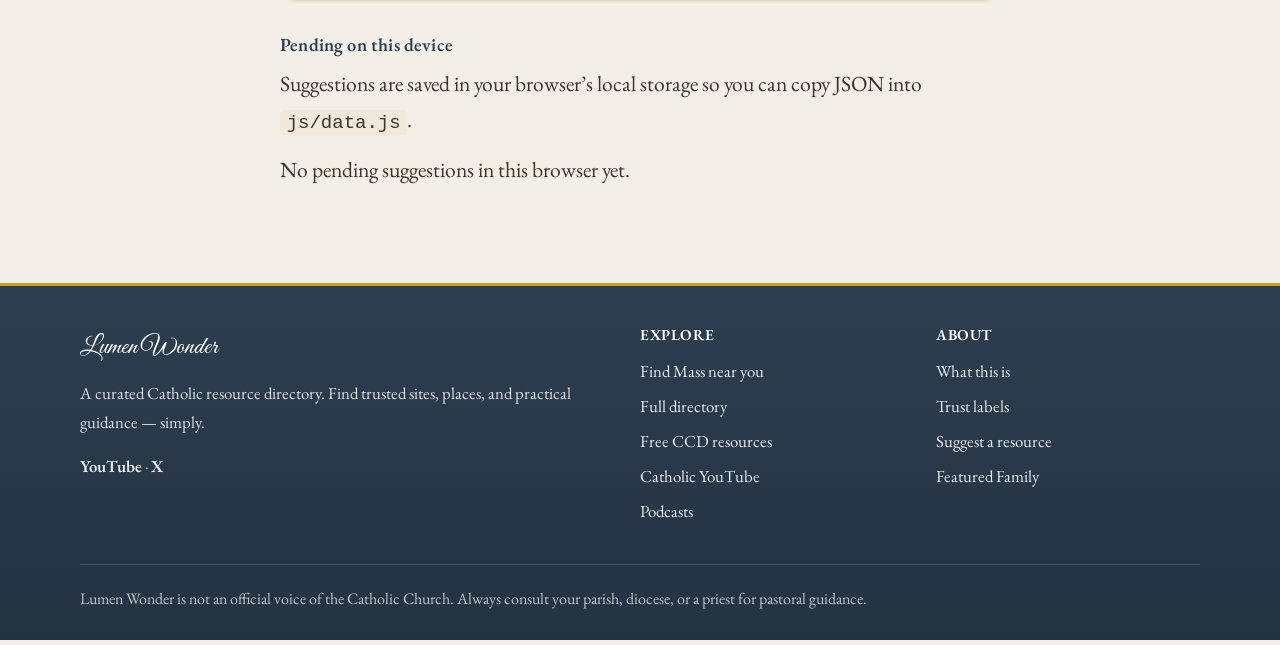
<file: suggest.html>
<!DOCTYPE html>
<html lang="en">
<head>
  <meta charset="UTF-8">
  <meta name="viewport" content="width=device-width, initial-scale=1.0">
  <title>Suggest a Resource — Lumen Wonder</title>
  <meta name="description" content="Suggest a trusted Catholic website, diocese, shrine, podcast, or CCD resource for the Lumen Wonder directory.">
  <link rel="preconnect" href="https://fonts.googleapis.com">
  <link rel="preconnect" href="https://fonts.gstatic.com" crossorigin>
  <link href="https://fonts.googleapis.com/css2?family=EB+Garamond:ital,wght@0,400;0,500;0,600;0,700;1,400;1,500&family=Great+Vibes&display=swap" rel="stylesheet">
  <link rel="stylesheet" href="css/styles.css">
</head>
<body data-page="suggest">
  <div data-site-header></div>

  <main>
    <section class="page-hero">
      <div class="container">
        <h1>Suggest a resource</h1>
        <p>
          Know a solid Catholic site, diocese, shrine, podcast, or CCD tool we should list?
          Submit it for review. Nothing is published automatically.
        </p>
      </div>
    </section>

    <section class="section section--tight">
      <div class="container" style="display: grid; gap: 2rem; max-width: 720px;">
        <div class="disclaimer">
          <h3>What makes a good suggestion</h3>
          <ul>
            <li>Clear Catholic identity and a stable URL</li>
            <li>Useful for families, catechists, travelers, or formation</li>
            <li>Honest trust label (prefer Official Church / Diocesan when applicable)</li>
            <li>Short, careful description — no sales pitch</li>
          </ul>
        </div>

        <div data-mount-suggest-form></div>
        <div data-mount-suggest-result hidden></div>

        <div>
          <h2 style="font-size: 1.15rem;">Pending on this device</h2>
          <p class="text-muted" style="margin-bottom: 0.75rem;">
            Suggestions are saved in your browser’s local storage so you can copy JSON into <code>js/data.js</code>.
          </p>
          <div data-mount-pending></div>
        </div>
      </div>
    </section>
  </main>

  <div data-site-footer></div>

  <script src="js/data.js"></script>
  <script src="js/components.js"></script>
  <script src="js/search.js"></script>
  <script src="js/suggest.js"></script>
  <script src="js/app.js"></script>
</body>
</html>
</file>
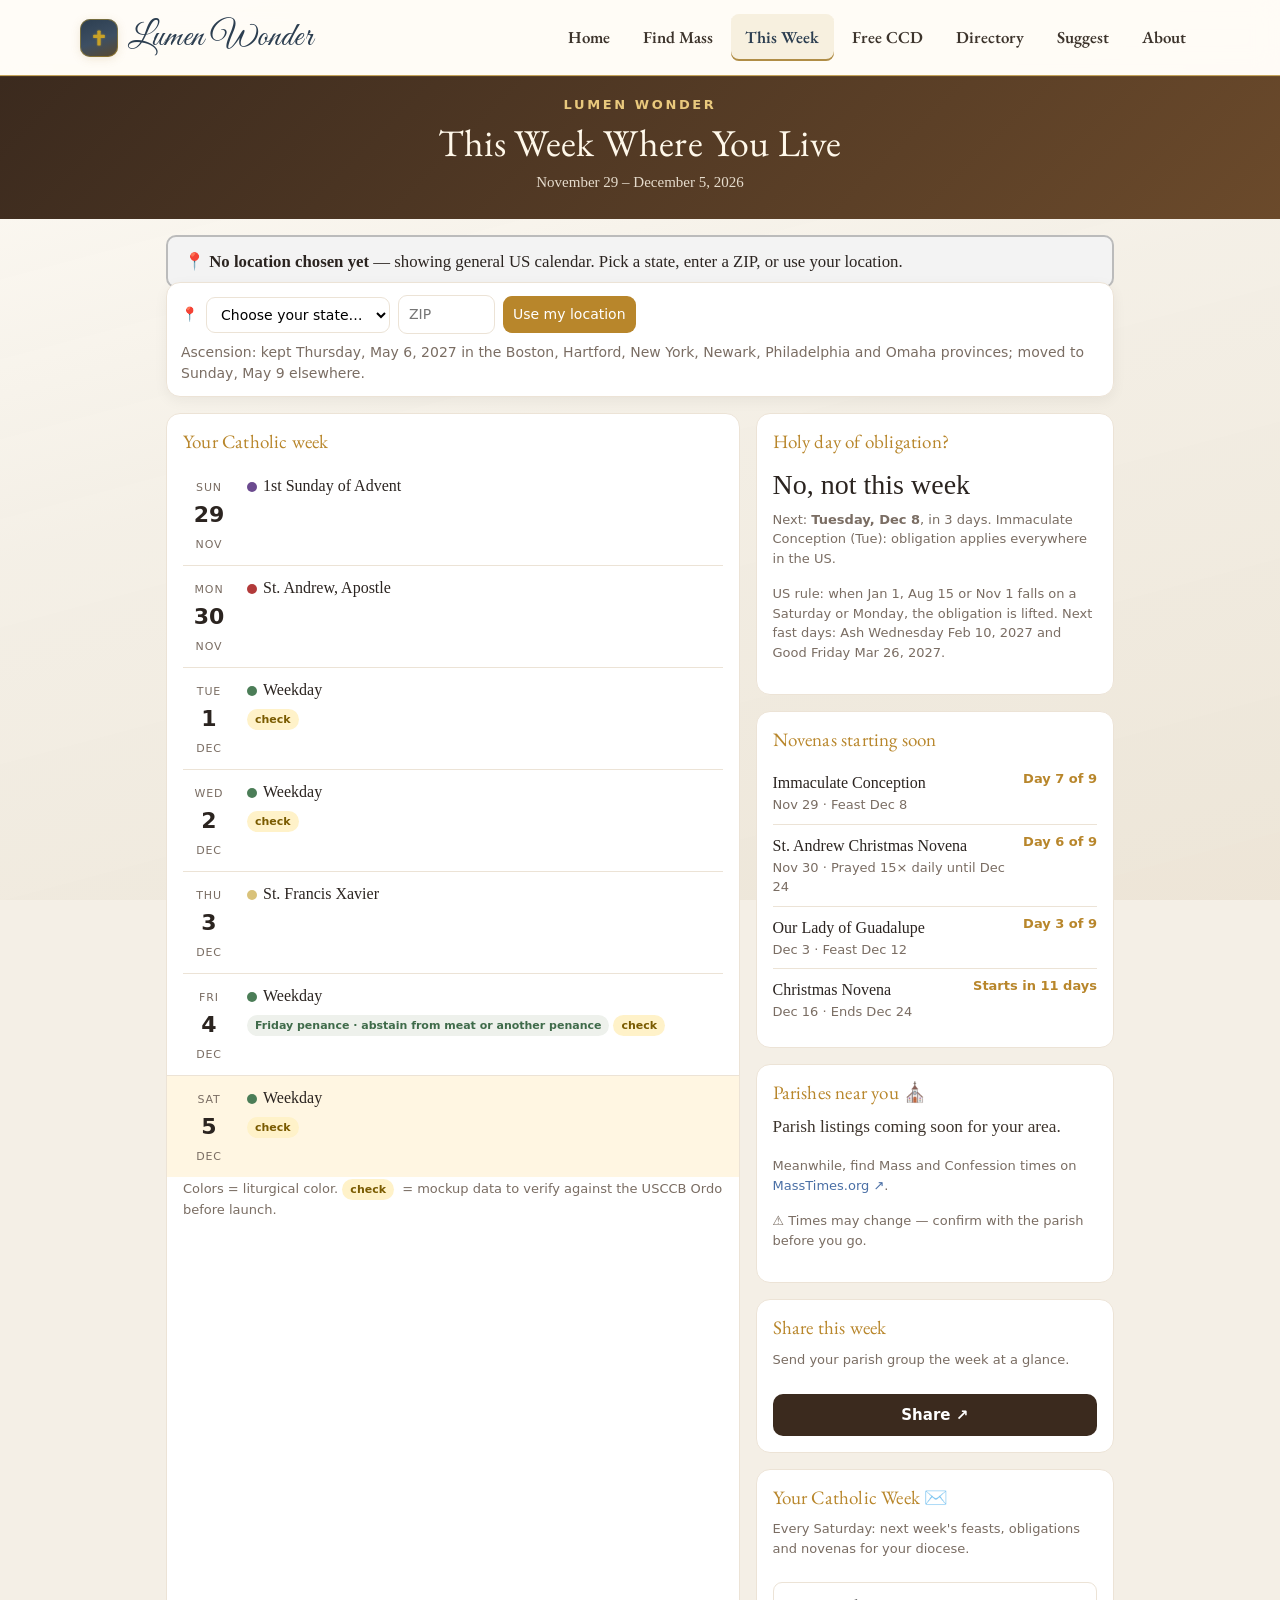
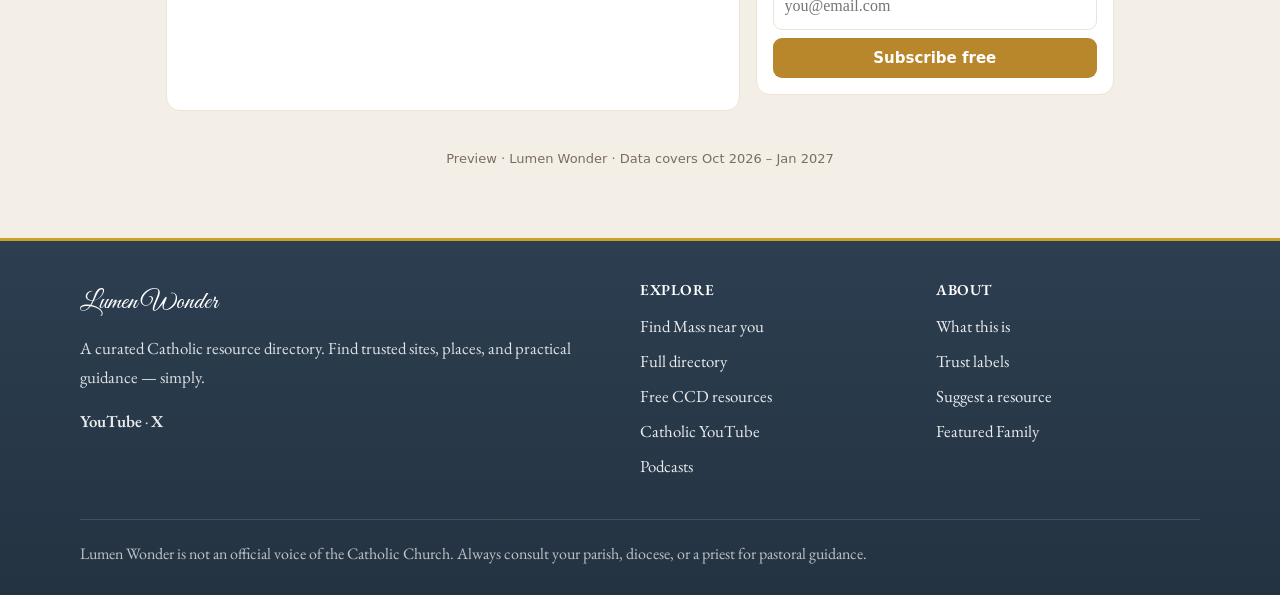
<file: this-week.html>
<!DOCTYPE html>
<html lang="en">
<head>
  <meta charset="UTF-8">
  <meta name="viewport" content="width=device-width, initial-scale=1.0">
  <title>This Week Where You Live — Lumen Wonder</title>
  <meta name="description" content="Your Catholic week by location: feasts, holy days of obligation, Friday abstinence, and novenas starting soon.">
  <link rel="preconnect" href="https://fonts.googleapis.com">
  <link rel="preconnect" href="https://fonts.gstatic.com" crossorigin>
  <link href="https://fonts.googleapis.com/css2?family=EB+Garamond:ital,wght@0,400;0,500;0,600;0,700;1,400;1,500&family=Great+Vibes&display=swap" rel="stylesheet">
  <link rel="stylesheet" href="css/styles.css">
<style>
.tw{--bg:#fbf7f0;--card:#fff;--ink:#2b2420;--mute:#7a6d63;--gold:#b8862b;--red:#9b2c2c;--green:#3f6b4a;--violet:#5b3f7a;--line:#ece3d6}
.tw *{box-sizing:border-box}
.tw{margin:0;font:16px/1.5 Georgia,"Times New Roman",serif;background:var(--bg);color:var(--ink)}
.tw .tw-hero{background:linear-gradient(135deg,#3b2a1e,#6b4a2b);color:#fff8ea;padding:22px 20px 26px;text-align:center}
.tw .tw-hero .brand{font:600 13px/1 system-ui,sans-serif;letter-spacing:.2em;text-transform:uppercase;color:#e9c97d}
.tw .tw-hero h1{margin:8px 0 4px;font-size:clamp(26px,5vw,38px);font-weight:normal}
.tw .tw-hero p{margin:0;opacity:.85;font-size:15px}
.tw .wrap{max-width:980px;margin:0 auto;padding:16px}
.tw .loc{display:flex;flex-wrap:wrap;gap:8px;align-items:center;background:var(--card);border:1px solid var(--line);border-radius:14px;padding:12px 14px;margin-top:-18px;box-shadow:0 4px 14px #0000000d;font-family:system-ui,sans-serif;font-size:14px}
.tw .loc select,.tw .loc button,.tw .loc input{font:inherit;padding:8px 10px;border-radius:9px;border:1px solid var(--line);background:#fff}
.tw .loc button{background:var(--gold);color:#fff;border:0;cursor:pointer}
.tw .loc .where{flex-basis:100%;color:var(--mute)}
.tw .grid{display:grid;grid-template-columns:1.6fr 1fr;gap:16px;margin-top:16px}
@media(max-width:760px){.tw .grid{grid-template-columns:1fr}}
.tw .card{background:var(--card);border:1px solid var(--line);border-radius:14px;padding:16px}
.tw .card h2{margin:0 0 10px;font-size:19px;font-weight:normal;color:var(--gold)}
.tw .day{display:flex;gap:12px;padding:10px 0;border-top:1px solid var(--line)}
.tw .day:first-of-type{border-top:0}
.tw .day.today{background:#fff6e2;margin:0 -16px;padding:10px 16px}
.tw .date{min-width:52px;text-align:center;font-family:system-ui,sans-serif}
.tw .date b{display:block;font-size:22px}
.tw .date small{color:var(--mute);text-transform:uppercase;font-size:11px;letter-spacing:.08em}
.tw .dot{width:10px;height:10px;border-radius:50%;display:inline-block;margin-right:6px;vertical-align:middle}
.tw .tags{margin-top:4px}
.tw .tag{display:inline-block;font:600 11px/1 system-ui,sans-serif;padding:5px 8px;border-radius:20px;margin:2px 4px 0 0}
.tw .t-hdo{background:var(--red);color:#fff}
.tw .t-lift{background:#f1e4e4;color:var(--red)}
.tw .t-abs{background:#eef1ec;color:var(--green)}
.tw .t-fast{background:#ede6f3;color:var(--violet)}
.tw .t-unc{background:#fff2c9;color:#7a5b00}
.tw .nov{display:flex;justify-content:space-between;gap:10px;padding:9px 0;border-top:1px solid var(--line)}
.tw .nov:first-of-type{border-top:0}
.tw .cd{font:700 13px system-ui,sans-serif;color:var(--gold);white-space:nowrap}
.tw .hdo-big{font-size:28px;margin:4px 0}
.tw .share{width:100%;padding:12px;border:0;border-radius:10px;background:#3b2a1e;color:#fff;font:600 15px system-ui,sans-serif;cursor:pointer;margin-top:8px}
.tw .sub input{width:100%;padding:11px;border:1px solid var(--line);border-radius:9px;font:inherit;margin:8px 0}
.tw .sub button{width:100%;padding:11px;border:0;border-radius:9px;background:var(--gold);color:#fff;font:600 15px system-ui,sans-serif}
.tw .muted{color:var(--mute);font-size:13px;font-family:system-ui,sans-serif}
.tw .tw-foot{text-align:center;padding:24px;color:var(--mute);font:13px system-ui,sans-serif}
.tw .side>.card{margin-bottom:16px}
.tw{background:transparent}
.tw .tw-hero h1,.tw .tw-hero p{color:#fff8ea !important}
.showing{background:#fff7dc;border:2px solid #d9c27a;border-radius:10px;padding:12px 16px;margin:0 0 12px;font-size:1.05rem}.showing.none{background:#f3f3f3;border-color:#bbb}.showing .err{color:#b23a3a;display:block;font-size:.9rem;margin-top:4px}
</style>
<style>.par{border-top:1px solid #eee;padding:8px 0}.par b{display:block}.par .muted{font-size:.85em}.par ul{margin:4px 0 0 18px;padding:0;font-size:.9em}.par .ev{background:#fff7e0;border-radius:6px;padding:4px 8px;margin-top:4px;font-size:.88em}</style>
</head>
<body data-page="this-week">
  <div data-site-header></div>
  <main class="tw">

<section class="tw-hero"><div class="brand">Lumen Wonder</div><h1>This Week Where You Live</h1><p id="range"></p></section>
<div class="wrap">
 <div class="showing" id="showing" role="status" aria-live="polite"></div>
 <div class="loc">📍 <select id="state"></select><input id="zip" placeholder="ZIP" size="6" inputmode="numeric"><button id="geo">Use my location</button>
 <div class="where" id="where"></div></div>
 <div class="grid">
  <div class="card"><h2>Your Catholic week</h2><div id="week"></div>
   <p class="muted">Colors = liturgical color. <span class="tag t-unc">check</span> = mockup data to verify against the USCCB Ordo before launch.</p></div>
  <div class="side">
   <div class="card"><h2>Holy day of obligation?</h2><div id="hdo"></div></div>
   <div class="card"><h2>Novenas starting soon</h2><div id="nov"></div></div>
   <div class="card" id="parishCard"><h2>Parishes near you ⛪</h2><div id="parishes"></div>
  <p class="muted">⚠️ Times may change — confirm with the parish before you go.</p></div>
   <div class="card"><h2>Share this week</h2><p class="muted">Send your parish group the week at a glance.</p><button class="share" id="share">Share ↗</button></div>
   <div class="card sub"><h2>Your Catholic Week ✉️</h2><p class="muted">Every Saturday: next week's feasts, obligations and novenas for your diocese.</p><input placeholder="you@email.com"><button type="button" onclick="alert('Mockup only, signup not connected.')">Subscribe free</button></div>
  </div>
 </div>
</div>
<p class="tw-foot">Preview · Lumen Wonder · Data covers Oct 2026 – Jan 2027</p>

  </main>
  <div data-site-footer></div>
  <script src="js/data.js"></script>
  <script src="js/components.js"></script>
  <script src="js/search.js"></script>
  <script src="js/location.js"></script>
  <script src="js/app.js"></script>
  <script>
// Provinces that KEEP Ascension on Thursday (all other US provinces transfer to Sunday)
const THU_ASC=["Boston","Hartford","New York","Newark","Philadelphia","Omaha"];
// state -> [province, name]. Province = metropolitan see of the state's main ecclesiastical province.
const SN={AL:"Alabama",AK:"Alaska",AZ:"Arizona",AR:"Arkansas",CA:"California",CO:"Colorado",CT:"Connecticut",DE:"Delaware",DC:"District of Columbia",FL:"Florida",GA:"Georgia",HI:"Hawaii",ID:"Idaho",IL:"Illinois",IN:"Indiana",IA:"Iowa",KS:"Kansas",KY:"Kentucky",LA:"Louisiana",ME:"Maine",MD:"Maryland",MA:"Massachusetts",MI:"Michigan",MN:"Minnesota",MS:"Mississippi",MO:"Missouri",MT:"Montana",NE:"Nebraska",NV:"Nevada",NH:"New Hampshire",NJ:"New Jersey",NM:"New Mexico",NY:"New York",NC:"North Carolina",ND:"North Dakota",OH:"Ohio",OK:"Oklahoma",OR:"Oregon",PA:"Pennsylvania",RI:"Rhode Island",SC:"South Carolina",SD:"South Dakota",TN:"Tennessee",TX:"Texas",UT:"Utah",VT:"Vermont",VA:"Virginia",WA:"Washington",WV:"West Virginia",WI:"Wisconsin",WY:"Wyoming"};
const PV={AL:"Mobile",AK:"Anchorage-Juneau",AZ:"Santa Fe",AR:"Oklahoma City",CA:"Los Angeles / San Francisco",CO:"Denver",CT:"Hartford",DE:"Baltimore",DC:"Washington",FL:"Miami",GA:"Atlanta",HI:"San Francisco",ID:"Portland in Oregon",IL:"Chicago",IN:"Indianapolis",IA:"Dubuque",KS:"Kansas City in Kansas",KY:"Louisville",LA:"New Orleans",ME:"Boston",MD:"Baltimore",MA:"Boston",MI:"Detroit",MN:"St. Paul and Minneapolis",MS:"Mobile",MO:"St. Louis",MT:"Portland in Oregon",NE:"Omaha",NV:"San Francisco",NH:"Boston",NJ:"Newark",NM:"Santa Fe",NY:"New York",NC:"Atlanta",ND:"St. Paul and Minneapolis",OH:"Cincinnati",OK:"Oklahoma City",OR:"Portland in Oregon",PA:"Philadelphia",RI:"Hartford",SC:"Atlanta",SD:"St. Paul and Minneapolis",TN:"Louisville",TX:"San Antonio / Galveston-Houston",UT:"San Francisco",VT:"Boston",VA:"Baltimore",WA:"Seattle",WV:"Baltimore",WI:"Milwaukee",WY:"Denver"};
// 3-digit ZIP prefix ranges -> state
const ZR=[[5,5,"NY"],[10,27,"MA"],[28,29,"RI"],[30,38,"NH"],[39,49,"ME"],[50,54,"VT"],[55,55,"MA"],[56,59,"VT"],[60,69,"CT"],[70,89,"NJ"],[100,149,"NY"],[150,196,"PA"],[197,199,"DE"],[200,200,"DC"],[201,201,"VA"],[202,205,"DC"],[206,219,"MD"],[220,246,"VA"],[247,268,"WV"],[270,289,"NC"],[290,299,"SC"],[300,319,"GA"],[320,349,"FL"],[350,369,"AL"],[370,385,"TN"],[386,397,"MS"],[398,399,"GA"],[400,427,"KY"],[430,459,"OH"],[460,479,"IN"],[480,499,"MI"],[500,528,"IA"],[530,549,"WI"],[550,567,"MN"],[569,569,"DC"],[570,577,"SD"],[580,588,"ND"],[590,599,"MT"],[600,629,"IL"],[630,658,"MO"],[660,679,"KS"],[680,693,"NE"],[700,714,"LA"],[716,729,"AR"],[730,732,"OK"],[733,733,"TX"],[734,749,"OK"],[750,799,"TX"],[800,816,"CO"],[820,831,"WY"],[832,838,"ID"],[840,847,"UT"],[850,865,"AZ"],[870,884,"NM"],[885,885,"TX"],[889,898,"NV"],[900,961,"CA"],[967,968,"HI"],[970,979,"OR"],[980,994,"WA"],[995,999,"AK"]];
// NJ dioceses by county
const NJC={Essex:"Newark",Hudson:"Newark",Union:"Newark",Bergen:"Newark",Passaic:"Paterson",Morris:"Paterson",Sussex:"Paterson",Middlesex:"Metuchen",Somerset:"Metuchen",Hunterdon:"Metuchen",Warren:"Metuchen",Mercer:"Trenton",Monmouth:"Trenton",Ocean:"Trenton",Burlington:"Trenton",Camden:"Camden",Gloucester:"Camden",Salem:"Camden",Cumberland:"Camden",Atlantic:"Camden","Cape May":"Camden"};
const NJZ={70:"Newark",71:"Newark",72:"Newark",73:"Newark",74:"Paterson",75:"Paterson",76:"Newark",77:"Trenton",78:"Paterson",79:"Paterson",80:"Camden",81:"Camden",82:"Camden",83:"Camden",84:"Camden",85:"Trenton",86:"Trenton",87:"Trenton",88:"Metuchen",89:"Metuchen"};
const BURL=["08010","08011","08015","08016","08019","08022","08036","08041","08042","08046","08048","08052","08053","08054","08055","08057","08060","08064","08065","08068","08073","08075","08077","08088","08505","08511","08515","08518","08554","08562"];
const zipState=z=>{const p=+z.slice(0,3);const r=ZR.find(r=>p>=r[0]&&p<=r[1]);return r&&r[2]};
const zipDio=z=>BURL.includes(z)?"Trenton":NJZ[+z.slice(0,3)];
const dioLabel=(st,dio)=>dio?(dio=="Newark"?"Archdiocese of Newark":"Diocese of "+dio)+", "+st:"Province of "+PV[st]+" ("+SN[st]+")";
// color: w white, r red, g green, v violet
const F={"2026-10-11":["28th Sunday in Ordinary Time","g"],"2026-10-13":["Tuesday, 28th Week in Ordinary Time","g"],"2026-10-12":["Monday, 28th Week in Ordinary Time","g"],"2026-10-14":["St. Callistus I, Pope & Martyr (opt.)","r"],"2026-10-15":["St. Teresa of Jesus (Ávila), Doctor","w"],"2026-10-16":["St. Hedwig / St. Margaret Mary Alacoque (opt.)","w"],"2026-10-17":["St. Ignatius of Antioch, Bishop & Martyr","r"],"2026-10-18":["29th Sunday in Ordinary Time","g"],"2026-10-19":["Sts. John de Brébeuf, Isaac Jogues & Companions","r"],"2026-10-20":["St. Paul of the Cross (opt.)","w"],"2026-10-22":["St. John Paul II (opt.)","w"],"2026-10-23":["St. John of Capistrano (opt.)","w"],"2026-10-24":["St. Anthony Mary Claret (opt.)","w"],"2026-10-25":["30th Sunday in Ordinary Time","g"],"2026-10-28":["Sts. Simon & Jude, Apostles","r"],"2026-11-01":["ALL SAINTS (Solemnity, on Sunday)","w"],"2026-11-02":["All Souls (Commemoration of All the Faithful Departed)","v"],"2026-11-03":["St. Martin de Porres (opt.)","w"],"2026-11-04":["St. Charles Borromeo","w"],"2026-11-08":["32nd Sunday in Ordinary Time","g"],"2026-11-09":["Dedication of the Lateran Basilica","w"],"2026-11-10":["St. Leo the Great","w"],"2026-11-11":["St. Martin of Tours","w"],"2026-11-12":["St. Josaphat","r"],"2026-11-13":["St. Frances Xavier Cabrini","w"],"2026-11-15":["33rd Sunday in Ordinary Time","g"],"2026-11-17":["St. Elizabeth of Hungary","w"],"2026-11-21":["Presentation of the Blessed Virgin Mary","w"],"2026-11-22":["OUR LORD JESUS CHRIST, KING OF THE UNIVERSE","w"],"2026-11-26":["Thanksgiving Day (US, Mass for Thanksgiving)","w"],"2026-11-29":["1st Sunday of Advent","v"],"2026-11-30":["St. Andrew, Apostle","r"],"2026-12-03":["St. Francis Xavier","w"],"2026-12-06":["2nd Sunday of Advent","v"],"2026-12-07":["St. Ambrose","w"],"2026-12-08":["IMMACULATE CONCEPTION (Patronal feast of the USA)","w"],"2026-12-09":["St. Juan Diego (opt.)","w"],"2026-12-12":["Our Lady of Guadalupe (Feast)","w"],"2026-12-13":["3rd Sunday of Advent (Gaudete)","v"],"2026-12-14":["St. John of the Cross","w"],"2026-12-20":["4th Sunday of Advent","v"],"2026-12-25":["THE NATIVITY OF THE LORD (Christmas)","w"],"2026-12-26":["St. Stephen, First Martyr","r"],"2026-12-27":["The Holy Family","w"],"2026-12-28":["Holy Innocents","r"],"2027-01-01":["MARY, HOLY MOTHER OF GOD","w"],"2027-01-03":["The Epiphany of the Lord (US: Sunday)","w"]};
const HDO={"2026-11-01":"All Saints falls on Sunday this year, so the obligation is met by Sunday Mass.","2026-12-08":"Immaculate Conception (Tue): obligation applies everywhere in the US.","2026-12-25":"Christmas (Fri): obligation.","2027-01-01":"Mary, Mother of God (Fri): obligation."};
const NOTE={"2026-11-02":"Not a holy day of obligation, but a beautiful day to attend Mass for the dead."};
const NOV=[["St. Jude","2026-10-19","Feast Oct 28"],["All Souls (Holy Souls)","2026-10-24","Ends Nov 1"],["Christ the King","2026-11-13","Feast Nov 22"],["Immaculate Conception","2026-11-29","Feast Dec 8"],["St. Andrew Christmas Novena","2026-11-30","Prayed 15× daily until Dec 24"],["Our Lady of Guadalupe","2026-12-03","Feast Dec 12"],["Christmas Novena","2026-12-16","Ends Dec 24"],["Mary, Mother of God","2026-12-23","Feast Jan 1"]];
const C={w:"#d9c27a",r:"#b23a3a",g:"#4b7d57",v:"#6b4a8f"};
const iso=d=>d.getFullYear()+"-"+String(d.getMonth()+1).padStart(2,"0")+"-"+String(d.getDate()).padStart(2,"0");
const fmt=(d,o)=>d.toLocaleDateString("en-US",o);
const sel=document.getElementById("state");
sel.add(new Option("Choose your state…",""));
Object.keys(SN).sort((a,b)=>SN[a].localeCompare(SN[b])).forEach(k=>sel.add(new Option(SN[k],k)));
let LOC=null;try{LOC=JSON.parse(localStorage.lwLoc||"null")}catch(e){}
function setLoc(l,err){LOC=l;if(l)localStorage.lwLoc=JSON.stringify(l);render(err)}
function render(err){
 const sh=document.getElementById("showing");
 if(LOC&&SN[LOC.st]){sel.value=LOC.st;const how=LOC.src=="zip"?"from ZIP "+LOC.zip+(LOC.dio?", approx.":""):LOC.src=="geo"?"from your location"+(LOC.county?", "+LOC.county:""):"chosen: "+SN[LOC.st];
  sh.className="showing";sh.innerHTML="📍 Showing the calendar for: <b>"+dioLabel(LOC.st,LOC.dio)+"</b> <span class=muted>("+how+")</span>"+(err?"<span class=err>"+err+"</span>":"")}
 else{sel.value="";sh.className="showing none";sh.innerHTML="📍 <b>No location chosen yet</b> — showing general US calendar. Pick a state, enter a ZIP, or use your location."+(err?"<span class=err>"+err+"</span>":"")}
 const s=LOC&&SN[LOC.st]?LOC.st:null,prov=s?PV[s]:null;
 const asc=!s?"Ascension: kept Thursday, May 6, 2027 in the Boston, Hartford, New York, Newark, Philadelphia and Omaha provinces; moved to Sunday, May 9 elsewhere.":THU_ASC.includes(prov)?"Ascension is kept on <b>Thursday, May 6, 2027</b> (holy day of obligation) in the Province of "+prov+".":"Ascension moves to <b>Sunday, May 9, 2027</b> in the Province of "+prov+".";
 document.getElementById("where").innerHTML=asc;
 const t=new Date();t.setHours(0,0,0,0);const st=new Date(t);st.setDate(t.getDate()-t.getDay());
 const en=new Date(st);en.setDate(st.getDate()+6);
 document.getElementById("range").textContent=fmt(st,{month:"long",day:"numeric"})+" – "+fmt(en,{month:"long",day:"numeric",year:"numeric"});
 let h="",hdoWeek=[];
 for(let i=0;i<7;i++){const d=new Date(st);d.setDate(st.getDate()+i);const k=iso(d);
  const f=F[k]||[d.getDay()==0?"Sunday — Lord's Day":"Weekday","g"];const tags=[];
  const solemn=/^[A-Z ,.()]{8}/.test(f[0]);
  if(HDO[k]){tags.push('<span class="tag t-hdo">Holy day of obligation</span>');hdoWeek.push([d,HDO[k]])}
  if(NOTE[k])tags.push('<span class="tag t-lift">Not obligatory</span>');
  if(d.getDay()==5&&!solemn)tags.push('<span class="tag t-abs">Friday penance · abstain from meat or another penance</span>');
  if(d.getDay()==5&&solemn)tags.push('<span class="tag t-lift">Solemnity: no Friday abstinence</span>');
  if(!F[k])tags.push('<span class="tag t-unc">check</span>');
  h+=`<div class="day ${+d==+t?"today":""}"><div class="date"><small>${fmt(d,{weekday:"short"})}</small><b>${d.getDate()}</b><small>${fmt(d,{month:"short"})}</small></div><div><span class="dot" style="background:${C[f[1]]}"></span>${f[0]}${NOTE[k]?'<div class="muted">'+NOTE[k]+"</div>":""}<div class="tags">${tags.join("")}</div></div></div>`}
 document.getElementById("week").innerHTML=h;
 const nx=Object.keys(HDO).find(k=>new Date(k+"T00:00")>=t);
 const nd=new Date(nx+"T00:00"),days=Math.round((nd-t)/864e5);
 document.getElementById("hdo").innerHTML=(hdoWeek.length?'<div class="hdo-big">✅ Yes, this week</div><p>'+hdoWeek.map(x=>x[1]).join("<br>")+"</p>":'<div class="hdo-big">No, not this week</div>')+`<p class="muted">Next: <b>${fmt(nd,{weekday:"long",month:"short",day:"numeric"})}</b>, in ${days} days. ${HDO[nx]}</p><p class="muted">US rule: when Jan 1, Aug 15 or Nov 1 falls on a Saturday or Monday, the obligation is lifted. Next fast days: Ash Wednesday Feb 10, 2027 and Good Friday Mar 26, 2027.</p>`;
typeof renderPar=="function"&&renderPar();
 document.getElementById("nov").innerHTML=NOV.map(n=>[n,Math.round((new Date(n[1]+"T00:00")-t)/864e5)]).filter(x=>x[1]>-9).slice(0,4).map(([n,dd])=>`<div class="nov"><div>${n[0]}<div class="muted">${fmt(new Date(n[1]+"T00:00"),{month:"short",day:"numeric"})} · ${n[2]}</div></div><div class="cd">${dd>1?"Starts in "+dd+" days":dd==1?"Starts tomorrow":dd==0?"Starts today":"Day "+(1-dd)+" of 9"}</div></div>`).join("");
}
sel.onchange=()=>sel.value?setLoc({st:sel.value,src:"pick"}):(localStorage.removeItem("lwLoc"),setLoc(null));
document.getElementById("zip").oninput=e=>{const z=e.target.value.replace(/\D/g,"");if(z.length<5)return;const st=zipState(z);
 if(!st)return render("ZIP "+z+" isn't a US state ZIP we recognize. Try again or pick your state.");setLoc({st,src:"zip",zip:z.slice(0,5),dio:st=="NJ"?zipDio(z):null})};
document.getElementById("geo").onclick=()=>{if(!navigator.geolocation)return render("Your browser doesn't support location. Pick your state or ZIP.");
 const b=document.getElementById("geo");b.textContent="Locating…";
 navigator.geolocation.getCurrentPosition(async p=>{try{const r=await fetch("https://api.bigdatacloud.net/data/reverse-geocode-client?latitude="+p.coords.latitude+"&longitude="+p.coords.longitude+"&localityLanguage=en");const j=await r.json();
  const st=(j.principalSubdivisionCode||"").replace("US-","");if(j.countryCode!="US"||!SN[st])throw "We could only place you outside the US. Pick your state or ZIP.";
  const adm=((j.localityInfo||{}).administrative||[]).map(a=>a.name).find(n=>/County$/.test(n));const cn=adm?adm.replace(/ County$/,""):null;
  setLoc({st,src:"geo",county:adm||null,lat:p.coords.latitude,lng:p.coords.longitude,dio:st=="NJ"&&cn?NJC[cn]||null:null})}catch(e){render(typeof e=="string"?e:"Couldn't look up your location. Pick your state or ZIP.")}b.textContent="Use my location"},
 e=>{b.textContent="Use my location";render(e.code==1?"Location permission was denied. Pick your state or enter your ZIP instead.":"Couldn't get your location. Pick your state or ZIP.")},{timeout:10000})};
document.getElementById("share").onclick=()=>{const d={title:"This week where you live · Lumen Wonder",text:"Holy days, novenas & feasts for my diocese this week",url:location.href};navigator.share?navigator.share(d):(navigator.clipboard.writeText(d.url),alert("Link copied"))};
let PAR=null;fetch("data/parishes.json").then(r=>r.json()).then(j=>{PAR=j;renderPar()}).catch(()=>{});
const esc=x=>String(x).replace(/[&<>"]/g,c=>({"&":"&amp;","<":"&lt;",">":"&gt;",'"':"&quot;"})[c]);
function renderPar(){const el=document.getElementById("parishes");if(!el)return;
 const z=LOC&&LOC.zip,near=LOC&&LOC.st=="NJ"&&((z&&(z.startsWith("080")||BURL.includes(z)))||(LOC.county&&/Burlington/.test(LOC.county))||(LOC.lat&&Math.abs(LOC.lat-40.03)<0.25&&Math.abs(LOC.lng+74.87)<0.3));
 if(!near||!PAR){el.innerHTML='<p>Parish listings coming soon for your area.</p><p class="muted">Meanwhile, find Mass and Confession times on <a href="https://masstimes.org/" target="_blank" rel="noopener">MassTimes.org ↗</a>.</p>';return}
 const c=LOC.lat?[LOC.lat,LOC.lng]:(PAR.zip_centroids[z]||PAR.zip_centroids["08016"]);
 const dist=p=>{const dy=(p.lat-c[0])*69,dx=(p.lng-c[1])*69*Math.cos(c[0]*Math.PI/180);return Math.sqrt(dx*dx+dy*dy)};
 const list=PAR.parishes.map(p=>[p,dist(p)]).sort((a,b)=>a[1]-b[1]);
 el.innerHTML='<p class="muted">'+list.length+' parishes near '+(z?"ZIP "+z:"you")+', closest first · last checked '+fmt(new Date(PAR.last_checked+"T00:00"),{month:"short",day:"numeric",year:"numeric"})+'</p>'+list.map(([p,d])=>{
  const times=p.mass_times.length?'<ul>'+p.mass_times.map(t=>"<li>Mass: "+esc(t)+"</li>").join("")+p.confession.map(t=>"<li>Confession: "+esc(t)+"</li>").join("")+'</ul>':'<div class="muted">'+(p.website?'Times: see <a href="'+esc(p.website)+'" target="_blank" rel="noopener">parish website ↗</a>':"No website found")+'</div>';
  const links=[p.website&&p.mass_times.length?'<a href="'+esc(p.website)+'" target="_blank" rel="noopener">Website ↗</a>':"",p.bulletin?'<a href="'+esc(p.bulletin)+'" target="_blank" rel="noopener">Bulletin (PDF) ↗</a>':""].filter(Boolean).join(" · ");
  const ev=(p.events||[]).filter(e=>new Date(e.date+"T23:59")>=new Date()).map(e=>'<div class="ev">📅 '+fmt(new Date(e.date+"T00:00"),{weekday:"short",month:"short",day:"numeric"})+": "+esc(e.title)+' <a href="'+esc(e.source)+'" target="_blank" rel="noopener">source ↗</a></div>').join("");
  return '<div class="par"><b>'+esc(p.name)+'</b><span class="muted">'+esc(p.address)+" · ~"+d.toFixed(1)+" mi</span>"+times+(links?'<div class="muted">'+links+"</div>":"")+ev+"</div>"}).join("")}
render();
</script>
</body>
</html>
</file>
<file: css/styles.css>
/* ==========================================================================
   Lumen Wonder — Design system
   Classic traditional Catholic feel: warm stone, soft gold, sacred peace
   (like standing in an old Italian church)
   ========================================================================== */

:root {
  /* Surfaces — parchment & limestone */
  --bg: #f4efe6;
  --surface: rgba(255, 252, 247, 0.94);
  --surface-solid: #fffcf7;
  --surface-soft: #f0e8db;
  --border: #e4d5b8;
  --border-strong: #c9a96e;
  --border-gold: #c4a35a;

  /* Text — deep charcoal / ink (high contrast for readability) */
  --text: #1a1512;
  --text-muted: #3d342c;
  --text-soft: #5c5248;

  /* Brand — ecclesiastical navy + warm classic gold */
  --navy: #2c3e50;
  --navy-hover: #1e2d3d;
  --navy-soft: #e8eef2;
  --blue: #4a6fa5;
  --blue-soft: #e6eef6;
  --sand: #b8956c;
  --sand-soft: #f5ede1;
  --gold: #b08d46;
  --gold-bright: #c9a227;
  --gold-deep: #8a6d32;
  --gold-soft: #f7f0df;
  --green: #3d5c48;
  --green-soft: #e6efe9;
  --purple: #5c4a6e;
  --purple-soft: #efeaf3;
  --warm-gray: #6b635c;
  --warm-gray-soft: #f0ebe5;
  --brown: #7a5535;
  --brown-soft: #f4ebe2;
  --burgundy: #6b3a3a;

  /* Feedback */
  --focus: #b08d46;
  --shadow-sm: 0 1px 3px rgba(42, 34, 28, 0.08);
  --shadow: 0 6px 20px rgba(42, 34, 28, 0.1);
  --shadow-lg: 0 14px 40px rgba(42, 34, 28, 0.12);
  --shadow-gold: 0 2px 10px rgba(176, 141, 70, 0.18);

  /* Layout */
  --radius: 12px;
  --radius-lg: 16px;
  --radius-full: 9999px;
  --max: 1120px;
  --header-h: 76px;

  /* Type — EB Garamond sitewide; Great Vibes for logo only (larger for seniors) */
  --font: "EB Garamond", Garamond, Georgia, "Times New Roman", serif;
  --font-display: "EB Garamond", Garamond, Georgia, "Times New Roman", serif;
  --font-logo: "Great Vibes", cursive;
  --leading: 1.7;
  --font-size-base: 1.25rem; /* 20px — senior-friendly */

  /* Page church interiors — heavy parchment veil so text stays easy to read */
  --page-bg-image: none;
  --page-bg-overlay: linear-gradient(
    165deg,
    rgba(255, 252, 247, 0.93) 0%,
    rgba(244, 239, 230, 0.9) 45%,
    rgba(236, 228, 214, 0.92) 100%
  );
}

/* Reset */
*,
*::before,
*::after {
  box-sizing: border-box;
}

html {
  scroll-behavior: smooth;
}

body {
  margin: 0;
  font-family: var(--font);
  font-size: var(--font-size-base);
  line-height: var(--leading);
  color: var(--text);
  background-color: var(--bg);
  -webkit-font-smoothing: antialiased;
  min-height: 100vh;
  position: relative;
}

/* Fixed church photo + soft veil — content stays readable */
body::before {
  content: "";
  position: fixed;
  inset: 0;
  z-index: -2;
  background-color: var(--bg);
  background-image: var(--page-bg-image);
  background-size: cover;
  background-position: center;
  background-repeat: no-repeat;
  background-attachment: fixed;
}

body::after {
  content: "";
  position: fixed;
  inset: 0;
  z-index: -1;
  background: var(--page-bg-overlay);
  pointer-events: none;
}

/* Per-page historic church backgrounds */
body[data-page="home"] {
  --page-bg-image: url("../assets/backgrounds/home-st-peters.jpg");
}
body[data-page="find-mass"] {
  --page-bg-image: url("../assets/backgrounds/find-mass-notre-dame.jpg");
}
body[data-page="directory"] {
  --page-bg-image: url("../assets/backgrounds/directory-sagrada.jpg");
}
body[data-page="suggest"] {
  --page-bg-image: url("../assets/backgrounds/suggest-poland.jpg");
}
body[data-page="about"] {
  --page-bg-image: url("../assets/backgrounds/about-us-shrine.jpg");
}
body[data-page="free-ccd"] {
  --page-bg-image: url("../assets/backgrounds/directory-sagrada.jpg");
}

@media (max-width: 720px) {
  body::before {
    background-attachment: scroll;
  }
}

img {
  max-width: 100%;
  display: block;
}

a {
  color: var(--blue);
  text-decoration: none;
}
a:hover {
  text-decoration: underline;
}

button,
input,
select {
  font: inherit;
}

h1,
h2,
h3,
h4 {
  margin: 0 0 0.5em;
  color: var(--navy);
  line-height: 1.25;
  letter-spacing: 0.01em;
  font-family: var(--font-display);
  font-weight: 600;
}

h1 {
  font-size: clamp(2.65rem, 5vw, 3.65rem);
  font-weight: 600;
}
h2 {
  font-size: clamp(2rem, 3.5vw, 2.6rem);
}
h3 {
  font-size: 1.5rem;
}

p {
  margin: 0 0 1rem;
  color: var(--text-muted);
  font-size: 1.08em;
}

/* Subtle gold accent under major section titles */
.section-header h2 {
  position: relative;
  padding-bottom: 0.35rem;
}

.section-header h2::after {
  content: "";
  display: block;
  width: 3rem;
  height: 2px;
  margin-top: 0.45rem;
  background: linear-gradient(90deg, var(--gold-bright), transparent);
  border-radius: 2px;
}

/* Layout */
.container {
  width: min(100% - 2rem, var(--max));
  margin-inline: auto;
}

.section {
  padding: 3rem 0;
}

.section--tight {
  padding: 2rem 0;
}

.section-header {
  display: flex;
  flex-wrap: wrap;
  align-items: end;
  justify-content: space-between;
  gap: 1rem;
  margin-bottom: 1.5rem;
}

.section-header p {
  margin: 0;
  max-width: 36rem;
}

/* --------------------------------------------------------------------------
   Header
   -------------------------------------------------------------------------- */
.site-header {
  position: sticky;
  top: 0;
  z-index: 50;
  height: var(--header-h);
  background: rgba(255, 252, 247, 0.92);
  backdrop-filter: blur(12px);
  border-bottom: 1px solid var(--border-gold);
  box-shadow: 0 1px 0 rgba(176, 141, 70, 0.12), var(--shadow-sm);
}

.site-header__inner {
  height: 100%;
  display: flex;
  align-items: center;
  justify-content: space-between;
  gap: 1rem;
}

.logo {
  display: inline-flex;
  align-items: center;
  gap: 0.6rem;
  color: var(--navy);
  font-family: var(--font-logo);
  font-weight: 400;
  font-size: 2.15rem;
  letter-spacing: 0.02em;
  text-decoration: none;
  line-height: 1.1;
}

.logo:hover {
  text-decoration: none;
  color: var(--navy-hover);
}

.logo__mark {
  width: 38px;
  height: 38px;
  border-radius: 10px;
  background: linear-gradient(160deg, #2c3e50 0%, #3d4f63 55%, #5c4a2e 100%);
  color: var(--gold-bright);
  display: grid;
  place-items: center;
  box-shadow: inset 0 0 0 1px rgba(201, 162, 39, 0.45), var(--shadow-gold);
}

.logo__cross {
  display: block;
  color: var(--gold-bright);
  filter: drop-shadow(0 0 1px rgba(201, 162, 39, 0.5));
}

.logo__text {
  font-family: var(--font-logo);
}

.nav {
  display: flex;
  align-items: center;
  gap: 0.25rem;
}

.nav a {
  color: var(--text-muted);
  font-weight: 600;
  font-size: 1.05rem;
  padding: 0.55rem 0.9rem;
  border-radius: 8px;
  text-decoration: none;
  transition: background 0.15s, color 0.15s;
}

.nav a:hover,
.nav a[aria-current="page"] {
  color: var(--navy);
  background: var(--gold-soft);
  text-decoration: none;
  box-shadow: inset 0 -2px 0 var(--gold);
}

.nav-toggle {
  display: none;
  border: 1px solid var(--border);
  background: var(--surface);
  border-radius: 8px;
  padding: 0.45rem 0.65rem;
  color: var(--navy);
  cursor: pointer;
}

@media (max-width: 720px) {
  .nav-toggle {
    display: inline-flex;
  }

  .nav {
    display: none;
    position: absolute;
    top: var(--header-h);
    left: 0;
    right: 0;
    flex-direction: column;
    align-items: stretch;
    background: var(--surface);
    border-bottom: 1px solid var(--border);
    padding: 0.75rem;
    gap: 0.25rem;
    box-shadow: var(--shadow);
  }

  .nav.is-open {
    display: flex;
  }
}

/* --------------------------------------------------------------------------
   Buttons
   -------------------------------------------------------------------------- */
.btn {
  display: inline-flex;
  align-items: center;
  justify-content: center;
  gap: 0.5rem;
  border: none;
  border-radius: 10px;
  padding: 0.9rem 1.4rem;
  font-weight: 600;
  font-size: 1.12rem;
  cursor: pointer;
  text-decoration: none;
  transition: background 0.15s, transform 0.1s, box-shadow 0.15s, border-color 0.15s;
  white-space: nowrap;
}

.btn:hover {
  text-decoration: none;
}

.btn:active {
  transform: translateY(1px);
}

.btn--primary {
  background: linear-gradient(180deg, #33495f 0%, var(--navy) 100%);
  color: #fffcf7;
  border: 1px solid var(--gold-deep);
  box-shadow: inset 0 1px 0 rgba(201, 162, 39, 0.25), var(--shadow-sm);
}
.btn--primary:hover {
  background: linear-gradient(180deg, #3a526a 0%, var(--navy-hover) 100%);
  color: #fffcf7;
  box-shadow: var(--shadow-gold);
}

.btn--secondary {
  background: var(--surface-solid);
  color: var(--navy);
  border: 1px solid var(--border-gold);
  box-shadow: 0 0 0 1px rgba(201, 162, 39, 0.08);
}
.btn--secondary:hover {
  background: var(--gold-soft);
  color: var(--navy);
  border-color: var(--gold);
}

.btn--ghost {
  background: transparent;
  color: var(--navy);
  border: 1px solid transparent;
}
.btn--ghost:hover {
  border-color: var(--border-gold);
  background: var(--gold-soft);
  color: var(--navy);
}

.btn--lg {
  padding: 1.05rem 1.55rem;
  font-size: 1.18rem;
  border-radius: 12px;
}

/* --------------------------------------------------------------------------
   Search bar (hero-scale)
   -------------------------------------------------------------------------- */
.search-bar {
  width: 100%;
  max-width: 720px;
}

.search-bar__form {
  display: flex;
  gap: 0.6rem;
  background: var(--surface-solid);
  border: 1px solid var(--border-gold);
  border-radius: var(--radius-lg);
  padding: 0.45rem;
  box-shadow: var(--shadow-lg);
  transition: border-color 0.15s, box-shadow 0.15s;
}

.search-bar__form:focus-within {
  border-color: var(--gold);
  box-shadow: 0 0 0 4px rgba(176, 141, 70, 0.18), var(--shadow-lg);
}

.search-bar__icon {
  display: grid;
  place-items: center;
  padding-left: 0.75rem;
  color: var(--text-soft);
  flex-shrink: 0;
}

.search-bar__input {
  flex: 1;
  min-width: 0;
  border: none;
  background: transparent;
  padding: 0.95rem 0.5rem;
  font-size: 1.28rem;
  color: var(--text);
  outline: none;
}

.search-bar__input::placeholder {
  color: var(--text-soft);
}

.search-bar--compact .search-bar__form {
  box-shadow: var(--shadow-sm);
  border-radius: var(--radius);
  padding: 0.3rem;
}

.search-bar--compact .search-bar__input {
  padding: 0.75rem 0.4rem;
  font-size: 1.1rem;
}

@media (max-width: 560px) {
  .search-bar__form {
    flex-direction: column;
    gap: 0.5rem;
  }

  .search-bar__icon {
    display: none;
  }

  .search-bar__input {
    padding: 0.75rem 0.85rem;
  }

  .search-bar .btn {
    width: 100%;
  }
}

/* --------------------------------------------------------------------------
   Hero
   -------------------------------------------------------------------------- */
.hero {
  padding: 2.25rem 0 1.75rem;
  background: transparent;
}

/* Free CCD page */
.page-hero__lead {
  font-size: 1.25rem;
  color: var(--text-muted);
  max-width: 42rem;
}

.prose-wide {
  max-width: 48rem;
}

.ccd-intro {
  background: var(--surface-solid);
  border: 1px solid var(--border);
  border-radius: var(--radius-lg);
  padding: 1.5rem 1.5rem 1.25rem;
  box-shadow: var(--shadow-sm);
}

.ccd-intro p {
  font-size: 1.1rem;
  color: var(--text-muted);
}

.ccd-intro p:last-child {
  margin-bottom: 0;
}

.ccd-intro__meta {
  font-size: 1.05rem !important;
  color: var(--text-soft) !important;
}

.ccd-table-wrap {
  overflow-x: auto;
  background: var(--surface-solid);
  border: 1px solid var(--border);
  border-radius: var(--radius-lg);
  box-shadow: var(--shadow-sm);
}

.ccd-table {
  width: 100%;
  border-collapse: collapse;
  font-size: 1.05rem;
}

.ccd-table th,
.ccd-table td {
  padding: 1rem 1.1rem;
  text-align: left;
  vertical-align: top;
  border-bottom: 1px solid var(--border);
}

.ccd-table th {
  font-size: 0.95rem;
  font-weight: 700;
  color: var(--navy);
  background: var(--sand-soft);
  white-space: nowrap;
}

.ccd-table tbody tr:last-child td {
  border-bottom: none;
}

.ccd-table tbody tr:hover {
  background: rgba(245, 237, 225, 0.45);
}

.ccd-table__name {
  font-weight: 700;
  color: var(--navy);
  text-decoration: none;
}

.ccd-table__name:hover {
  color: var(--burgundy);
  text-decoration: underline;
}

.ccd-table td:nth-child(2) {
  white-space: nowrap;
  font-weight: 600;
  color: var(--text);
}

@media (max-width: 720px) {
  .ccd-table thead {
    display: none;
  }

  .ccd-table,
  .ccd-table tbody,
  .ccd-table tr,
  .ccd-table td {
    display: block;
    width: 100%;
  }

  .ccd-table tr {
    padding: 1rem 1.1rem;
    border-bottom: 1px solid var(--border);
  }

  .ccd-table tr:last-child {
    border-bottom: none;
  }

  .ccd-table td {
    border: none;
    padding: 0.25rem 0;
  }

  .ccd-table td::before {
    display: block;
    font-size: 0.85rem;
    font-weight: 700;
    color: var(--gold);
    margin-bottom: 0.15rem;
  }

  .ccd-table td:nth-child(1)::before {
    content: "Website / Page Name";
  }
  .ccd-table td:nth-child(2)::before {
    content: "Country";
  }
  .ccd-table td:nth-child(3)::before {
    content: "What is available";
  }
  .ccd-table td:nth-child(4)::before {
    content: "Direct link";
  }

  .ccd-table td:nth-child(4) {
    margin-top: 0.5rem;
  }
}

/* Featured Family (home) */
.featured-family {
  max-width: 36rem;
  margin-inline: auto;
  text-align: center;
  background: var(--surface-solid);
  border: 1px solid var(--border);
  border-radius: var(--radius-lg);
  padding: 1.75rem 1.5rem;
  box-shadow: var(--shadow-sm);
}

.featured-family__label {
  margin: 0 0 0.35rem;
  font-size: 0.9rem;
  font-weight: 600;
  letter-spacing: 0.06em;
  text-transform: uppercase;
  color: var(--gold);
}

.featured-family__name {
  margin: 0 0 0.5rem;
  font-family: var(--font-display);
  font-size: 1.75rem;
  font-weight: 600;
  color: var(--navy);
}

.featured-family__blurb {
  margin: 0 0 1.15rem;
  font-size: 1.1rem;
  color: var(--text-muted);
}

.featured-family__links {
  display: flex;
  flex-wrap: wrap;
  justify-content: center;
  gap: 0.6rem;
}

.site-footer__social {
  margin-top: 0.75rem !important;
}

.site-footer__social a {
  font-weight: 600;
}

.hero__inner {
  display: flex;
  flex-direction: column;
  align-items: center;
  text-align: center;
  gap: 0.85rem;
}

.hero__eyebrow {
  display: inline-flex;
  align-items: center;
  gap: 0.4rem;
  font-size: 1.05rem;
  font-weight: 600;
  color: var(--gold-deep);
  background: var(--gold-soft);
  border: 1px solid var(--border-gold);
  padding: 0.4rem 0.95rem;
  border-radius: var(--radius-full);
}

/* Keep the main headline on a single line */
.hero h1 {
  margin: 0;
  max-width: none;
  white-space: nowrap;
  font-size: clamp(1.35rem, 3.6vw, 2.75rem);
  text-shadow: 0 1px 0 rgba(255, 252, 247, 0.65);
}

.hero__family {
  width: 100%;
  max-width: 32rem;
  margin-top: 0.25rem;
}

.hero__family .featured-family {
  padding: 1.15rem 1.25rem;
  max-width: none;
}

.hero__family .featured-family__name {
  font-size: 1.45rem;
}

.hero__family .featured-family__blurb {
  margin-bottom: 0.85rem;
  font-size: 1rem;
}

.hero__family .featured-family__label {
  font-size: 0.8rem;
}

.hero__sub {
  max-width: 40rem;
  margin: 0;
  font-size: 1.25rem;
  color: var(--text-muted);
  text-shadow: 0 1px 0 rgba(255, 252, 247, 0.5);
}

.hero__search {
  width: 100%;
  display: flex;
  justify-content: center;
  margin-top: 0.5rem;
}

.hero__hints {
  display: flex;
  flex-wrap: wrap;
  justify-content: center;
  gap: 0.5rem;
  margin-top: 0.25rem;
}

.hint-chip {
  font-size: 1rem;
  color: var(--text-muted);
  background: var(--surface-solid);
  border: 1px solid var(--border);
  padding: 0.45rem 0.9rem;
  border-radius: var(--radius-full);
  cursor: pointer;
  transition: border-color 0.15s, color 0.15s, background 0.15s;
}

.hint-chip:hover {
  border-color: var(--blue);
  color: var(--navy);
  background: var(--blue-soft);
}

/* --------------------------------------------------------------------------
   Category grid
   -------------------------------------------------------------------------- */
.category-grid {
  display: grid;
  grid-template-columns: repeat(3, 1fr);
  gap: 1rem;
}

@media (max-width: 900px) {
  .category-grid {
    grid-template-columns: repeat(2, 1fr);
  }
}

@media (max-width: 520px) {
  .category-grid {
    grid-template-columns: 1fr;
  }
}

.category-card {
  display: flex;
  flex-direction: column;
  gap: 0.75rem;
  background: var(--surface-solid);
  border: 1px solid var(--border);
  border-radius: var(--radius-lg);
  padding: 1.25rem 1.2rem;
  text-decoration: none;
  color: inherit;
  box-shadow: var(--shadow-sm);
  transition: transform 0.15s, box-shadow 0.15s, border-color 0.15s;
  min-height: 148px;
  border-top: 3px solid var(--gold);
}

.category-card:hover {
  transform: translateY(-2px);
  box-shadow: var(--shadow-gold);
  border-color: var(--border-gold);
  text-decoration: none;
}

.category-card__icon {
  width: 48px;
  height: 48px;
  border-radius: 12px;
  display: grid;
  place-items: center;
  flex-shrink: 0;
}

.category-card__icon svg {
  width: 24px;
  height: 24px;
}

.category-card__icon--navy {
  background: var(--gold-soft);
  color: var(--gold-deep);
  box-shadow: inset 0 0 0 1px rgba(176, 141, 70, 0.2);
}
.category-card__icon--blue {
  background: var(--blue-soft);
  color: var(--blue);
  box-shadow: inset 0 0 0 1px rgba(176, 141, 70, 0.12);
}
.category-card__icon--sand {
  background: var(--sand-soft);
  color: var(--gold-deep);
  box-shadow: inset 0 0 0 1px rgba(176, 141, 70, 0.2);
}
.category-card__icon--green {
  background: var(--green-soft);
  color: var(--green);
  box-shadow: inset 0 0 0 1px rgba(176, 141, 70, 0.12);
}
.category-card__icon--purple {
  background: var(--purple-soft);
  color: var(--purple);
  box-shadow: inset 0 0 0 1px rgba(176, 141, 70, 0.12);
}

.category-card__title {
  margin: 0;
  font-size: 1.25rem;
  font-weight: 700;
  color: var(--navy);
  letter-spacing: -0.015em;
  font-family: var(--font-display);
}

.category-card__desc {
  margin: 0;
  font-size: 1.05rem;
  color: var(--text-muted);
  line-height: 1.5;
}

.category-card__arrow {
  margin-top: auto;
  font-size: 1rem;
  font-weight: 600;
  color: var(--blue);
}

/* --------------------------------------------------------------------------
   Trust badges
   -------------------------------------------------------------------------- */
.trust-badge {
  display: inline-flex;
  align-items: center;
  gap: 0.3rem;
  font-size: 0.85rem;
  font-weight: 600;
  letter-spacing: 0.01em;
  padding: 0.28rem 0.65rem;
  border-radius: var(--radius-full);
  white-space: nowrap;
  line-height: 1.2;
}

.trust-badge--official-church {
  background: var(--green-soft);
  color: var(--green);
}
.trust-badge--diocesan {
  background: var(--navy-soft);
  color: var(--navy);
}
.trust-badge--parish-shrine {
  background: var(--blue-soft);
  color: var(--blue);
}
.trust-badge--apostolate {
  background: var(--purple-soft);
  color: var(--purple);
}
.trust-badge--media {
  background: var(--brown-soft);
  color: var(--brown);
}
.trust-badge--independent {
  background: var(--warm-gray-soft);
  color: var(--warm-gray);
}

/* --------------------------------------------------------------------------
   Resource cards
   -------------------------------------------------------------------------- */
.resource-grid {
  display: grid;
  grid-template-columns: repeat(2, 1fr);
  gap: 1rem;
}

@media (max-width: 720px) {
  .resource-grid {
    grid-template-columns: 1fr;
  }
}

.resource-card {
  display: flex;
  flex-direction: column;
  gap: 0.75rem;
  background: var(--surface-solid);
  border: 1px solid var(--border);
  border-radius: var(--radius-lg);
  padding: 1.35rem;
  box-shadow: var(--shadow-sm);
  transition: box-shadow 0.15s, border-color 0.15s;
}

.resource-card:hover {
  box-shadow: var(--shadow-gold);
  border-color: var(--border-gold);
}

.resource-card--free-ccd {
  border-left: 3px solid var(--gold-bright);
}

.meta-pill--gold {
  background: var(--gold-soft);
  border-color: var(--border-gold);
  color: var(--gold-deep);
  font-weight: 700;
}

/* Search term highlights */
.search-highlight,
mark.search-highlight {
  background: linear-gradient(180deg, rgba(201, 162, 39, 0.35), rgba(201, 162, 39, 0.22));
  color: inherit;
  padding: 0 0.15em;
  border-radius: 3px;
  font-weight: 600;
  box-decoration-break: clone;
  -webkit-box-decoration-break: clone;
}

.callout--gold {
  background: var(--gold-soft);
  border: 1px solid var(--border-gold);
}

.resource-card__top {
  display: flex;
  flex-wrap: wrap;
  align-items: flex-start;
  justify-content: space-between;
  gap: 0.5rem;
}

.resource-card__name {
  margin: 0;
  font-size: 1.35rem;
  font-weight: 700;
  color: var(--navy);
  letter-spacing: -0.015em;
  font-family: var(--font-display);
}

.resource-card__name a {
  color: inherit;
  text-decoration: none;
}
.resource-card__name a:hover {
  color: var(--blue);
  text-decoration: underline;
}

.resource-card__desc {
  margin: 0;
  font-size: 1.15rem;
  color: var(--text-muted);
  flex: 1;
}

.resource-card__meta {
  display: flex;
  flex-wrap: wrap;
  gap: 0.4rem;
  align-items: center;
}

.meta-pill {
  font-size: 0.9rem;
  font-weight: 500;
  color: var(--text-muted);
  background: var(--surface-soft);
  border: 1px solid var(--border);
  padding: 0.28rem 0.65rem;
  border-radius: var(--radius-full);
}

.resource-card__footer {
  display: flex;
  flex-wrap: wrap;
  align-items: center;
  justify-content: space-between;
  gap: 0.75rem;
  margin-top: 0.25rem;
  padding-top: 0.85rem;
  border-top: 1px solid var(--border);
}

.resource-card__link {
  display: inline-flex;
  align-items: center;
  gap: 0.35rem;
  font-weight: 600;
  font-size: 1.05rem;
  color: var(--navy);
  text-decoration: none;
}

.resource-card__link:hover {
  color: var(--blue);
  text-decoration: underline;
}

/* --------------------------------------------------------------------------
   Filters
   -------------------------------------------------------------------------- */
.filter-bar {
  display: flex;
  flex-wrap: wrap;
  gap: 0.75rem;
  align-items: end;
  background: var(--surface-solid);
  border: 1px solid var(--border);
  border-radius: var(--radius-lg);
  padding: 1rem;
  margin-bottom: 1.5rem;
  box-shadow: var(--shadow-sm);
}

.filter-field {
  display: flex;
  flex-direction: column;
  gap: 0.35rem;
  flex: 1;
  min-width: 160px;
}

.filter-field label {
  font-size: 0.95rem;
  font-weight: 600;
  color: var(--text-muted);
}

.filter-field select {
  appearance: none;
  background: var(--bg) url("data:image/svg+xml,%3Csvg xmlns='http://www.w3.org/2000/svg' width='12' height='12' viewBox='0 0 12 12'%3E%3Cpath fill='%235c6570' d='M6 8L1 3h10z'/%3E%3C/svg%3E")
    no-repeat right 0.85rem center;
  border: 1px solid var(--border);
  border-radius: 8px;
  padding: 0.7rem 2rem 0.7rem 0.85rem;
  color: var(--text);
  cursor: pointer;
  font-size: 1.05rem;
}

.filter-field select:focus {
  outline: none;
  border-color: var(--blue);
  box-shadow: 0 0 0 3px rgba(74, 124, 155, 0.15);
}

.filter-bar__actions {
  display: flex;
  gap: 0.5rem;
  flex-wrap: wrap;
}

.results-meta {
  display: flex;
  flex-wrap: wrap;
  align-items: center;
  justify-content: space-between;
  gap: 0.75rem;
  margin-bottom: 1rem;
  font-size: 1.05rem;
  color: var(--text-muted);
}

.results-meta strong {
  color: var(--navy);
}

/* Empty state */
.empty-state {
  text-align: center;
  background: var(--surface);
  border: 1px dashed var(--border-strong);
  border-radius: var(--radius-lg);
  padding: 3rem 1.5rem;
}

.empty-state h3 {
  margin-bottom: 0.35rem;
}

.empty-state p {
  margin-bottom: 1.25rem;
}

/* --------------------------------------------------------------------------
   Disclaimer / callouts
   -------------------------------------------------------------------------- */
.disclaimer {
  background: rgba(245, 237, 225, 0.95);
  border: 1px solid #e8dcc8;
  border-radius: var(--radius-lg);
  padding: 1.25rem 1.35rem;
}

.disclaimer h3 {
  font-size: 1.2rem;
  margin-bottom: 0.5rem;
}

.disclaimer p,
.disclaimer li {
  font-size: 1.05rem;
  color: var(--text-muted);
  margin: 0;
}

.disclaimer ul {
  margin: 0.5rem 0 0;
  padding-left: 1.2rem;
}

.disclaimer li {
  margin-bottom: 0.25rem;
}

.callout {
  background: rgba(232, 238, 242, 0.95);
  border: 1px solid var(--border);
  border-radius: var(--radius-lg);
  padding: 1.5rem;
  display: flex;
  flex-wrap: wrap;
  align-items: center;
  justify-content: space-between;
  gap: 1rem;
}

.callout h3 {
  margin: 0 0 0.35rem;
}

.callout p {
  margin: 0;
  max-width: 36rem;
}

/* --------------------------------------------------------------------------
   Trust legend
   -------------------------------------------------------------------------- */
.trust-legend {
  display: grid;
  grid-template-columns: repeat(auto-fill, minmax(240px, 1fr));
  gap: 0.75rem;
}

.trust-legend__item {
  background: var(--surface);
  border: 1px solid var(--border);
  border-radius: var(--radius);
  padding: 0.9rem 1rem;
}

.trust-legend__item p {
  margin: 0.4rem 0 0;
  font-size: 0.85rem;
}

/* --------------------------------------------------------------------------
   Page headers (inner pages)
   -------------------------------------------------------------------------- */
.page-hero {
  padding: 2.5rem 0 1.5rem;
  border-bottom: 1px solid var(--border-gold);
  background: rgba(255, 252, 247, 0.72);
  backdrop-filter: blur(4px);
}

.page-hero h1 {
  border-bottom: 2px solid transparent;
  background-image: linear-gradient(90deg, var(--gold-bright), transparent 60%);
  background-repeat: no-repeat;
  background-position: left bottom;
  background-size: 5rem 2px;
  padding-bottom: 0.5rem;
}

.page-hero h1 {
  margin-bottom: 0.4rem;
}

.page-hero p {
  margin: 0;
  max-width: 42rem;
  font-size: 1.2rem;
}

/* --------------------------------------------------------------------------
   About content
   -------------------------------------------------------------------------- */
.prose {
  max-width: 42rem;
}

.prose h2 {
  margin-top: 2rem;
}

.prose ul {
  color: var(--text-muted);
  padding-left: 1.25rem;
}

.prose li {
  margin-bottom: 0.4rem;
}

/* --------------------------------------------------------------------------
   Footer
   -------------------------------------------------------------------------- */
/* --------------------------------------------------------------------------
   YouTube channels
   -------------------------------------------------------------------------- */
.youtube-grid {
  display: grid;
  grid-template-columns: repeat(2, 1fr);
  gap: 1rem;
}

@media (max-width: 720px) {
  .youtube-grid {
    grid-template-columns: 1fr;
  }
}

.youtube-card {
  display: flex;
  flex-direction: column;
  gap: 0.65rem;
  background: var(--surface-solid);
  border: 1px solid var(--border);
  border-radius: var(--radius-lg);
  padding: 1.25rem;
  box-shadow: var(--shadow-sm);
  transition: box-shadow 0.15s, border-color 0.15s;
}

.youtube-card:hover {
  box-shadow: var(--shadow);
  border-color: var(--border-strong);
}

.youtube-card__top {
  display: flex;
  flex-wrap: wrap;
  align-items: flex-start;
  justify-content: space-between;
  gap: 0.5rem;
}

.youtube-card__name {
  margin: 0;
  font-family: var(--font-display);
  font-size: 1.4rem;
  font-weight: 600;
  color: var(--navy);
}

.youtube-card__name a {
  color: inherit;
  text-decoration: none;
}

.youtube-card__name a:hover {
  color: var(--burgundy);
  text-decoration: underline;
}

.youtube-card__desc {
  margin: 0;
  font-size: 1.05rem;
  color: var(--text-muted);
  flex: 1;
}

.youtube-card__host {
  margin: 0;
  font-size: 0.95rem;
  font-weight: 600;
  color: var(--gold);
  letter-spacing: 0.02em;
}

.youtube-card__footer {
  display: flex;
  flex-wrap: wrap;
  align-items: center;
  justify-content: space-between;
  gap: 0.75rem;
  margin-top: 0.15rem;
  padding-top: 0.85rem;
  border-top: 1px solid var(--border);
}

.youtube-badge {
  display: inline-flex;
  align-items: center;
  gap: 0.3rem;
  font-size: 0.85rem;
  font-weight: 600;
  letter-spacing: 0.02em;
  padding: 0.28rem 0.65rem;
  border-radius: var(--radius-full);
  background: #fdecea;
  color: #9b2c2c;
}

.section--panel {
  background: rgba(255, 252, 247, 0.55);
  border-block: 1px solid rgba(224, 212, 194, 0.65);
  backdrop-filter: blur(2px);
}

.site-footer {
  margin-top: 3rem;
  background: linear-gradient(180deg, #2c3e50 0%, #243342 100%);
  color: rgba(255, 255, 255, 0.85);
  padding: 2.5rem 0 1.75rem;
  position: relative;
  border-top: 3px solid var(--gold-bright);
}

.site-footer a {
  color: rgba(255, 255, 255, 0.9);
}

.site-footer a:hover {
  color: var(--gold-bright);
}

.site-footer__grid {
  display: grid;
  grid-template-columns: 2fr 1fr 1fr;
  gap: 2rem;
  margin-bottom: 2rem;
}

@media (max-width: 720px) {
  .site-footer__grid {
    grid-template-columns: 1fr;
    gap: 1.5rem;
  }
}

.site-footer__brand {
  font-weight: 400;
  font-family: var(--font-logo);
  font-size: 1.65rem;
  color: white;
  margin-bottom: 0.5rem;
}

.site-footer p {
  color: rgba(255, 255, 255, 0.85);
  font-size: 1.05rem;
}

.site-footer h4 {
  color: white;
  font-size: 0.95rem;
  text-transform: uppercase;
  letter-spacing: 0.04em;
  margin-bottom: 0.75rem;
}

.site-footer ul {
  list-style: none;
  margin: 0;
  padding: 0;
}

.site-footer li {
  margin-bottom: 0.4rem;
  font-size: 1.05rem;
}

.site-footer__bottom {
  border-top: 1px solid rgba(255, 255, 255, 0.12);
  padding-top: 1.25rem;
  font-size: 1rem;
  color: rgba(255, 255, 255, 0.7);
}

/* --------------------------------------------------------------------------
   Location / Find Mass
   -------------------------------------------------------------------------- */
.location-panel {
  background: var(--surface);
  border: 1px solid var(--border);
  border-radius: var(--radius-lg);
  padding: 1.25rem;
  box-shadow: var(--shadow);
  max-width: 720px;
}

.location-panel__row {
  display: flex;
  flex-wrap: wrap;
  gap: 0.75rem;
  align-items: flex-end;
}

.location-panel__field {
  flex: 1 1 220px;
  display: flex;
  flex-direction: column;
  gap: 0.35rem;
}

.location-panel__field label {
  font-size: 0.95rem;
  font-weight: 600;
  color: var(--text-muted);
}

.location-panel__input {
  border: 1px solid var(--border);
  border-radius: 10px;
  padding: 0.85rem 1rem;
  background: var(--bg);
  color: var(--text);
  width: 100%;
  font-size: 1.1rem;
}

.location-panel__input:focus {
  outline: none;
  border-color: var(--blue);
  box-shadow: 0 0 0 3px rgba(74, 124, 155, 0.15);
}

.location-panel__actions {
  display: flex;
  flex-wrap: wrap;
  gap: 0.5rem;
}

.location-panel__hint {
  margin: 0.85rem 0 0;
  font-size: 1.05rem;
  color: var(--text-muted);
}

.location-panel__hint.is-error {
  color: #9b2c2c;
}

.finder-grid {
  display: grid;
  grid-template-columns: repeat(2, 1fr);
  gap: 1rem;
}

@media (max-width: 720px) {
  .finder-grid {
    grid-template-columns: 1fr;
  }
}

.finder-card {
  display: flex;
  flex-direction: column;
  gap: 0.5rem;
  background: var(--surface);
  border: 1px solid var(--border);
  border-radius: var(--radius-lg);
  padding: 1.15rem;
  text-decoration: none;
  color: inherit;
  box-shadow: var(--shadow-sm);
  transition: transform 0.15s, box-shadow 0.15s, border-color 0.15s;
}

.finder-card:hover {
  transform: translateY(-2px);
  box-shadow: var(--shadow);
  border-color: var(--border-strong);
  text-decoration: none;
}

.finder-card__top {
  display: flex;
  flex-wrap: wrap;
  align-items: center;
  justify-content: space-between;
  gap: 0.5rem;
}

.finder-card__top strong {
  color: var(--navy);
  font-size: 1.02rem;
}

.finder-card p {
  margin: 0;
  font-size: 0.9rem;
  flex: 1;
}

.finder-card__cta {
  font-size: 0.9rem;
  font-weight: 600;
  color: var(--blue);
  display: inline-flex;
  align-items: center;
  gap: 0.3rem;
}

.chip-row {
  display: flex;
  flex-wrap: wrap;
  align-items: center;
  gap: 0.5rem;
}

.chip-row__label {
  font-size: 0.85rem;
  font-weight: 600;
  color: var(--text-muted);
}

.empty-state--soft {
  border-style: solid;
  background: var(--surface-soft);
}

/* --------------------------------------------------------------------------
   Suggest form
   -------------------------------------------------------------------------- */
.suggest-form {
  background: var(--surface);
  border: 1px solid var(--border);
  border-radius: var(--radius-lg);
  padding: 1.35rem;
  box-shadow: var(--shadow-sm);
}

.form-grid {
  display: grid;
  grid-template-columns: 1fr 1fr;
  gap: 1rem;
}

@media (max-width: 600px) {
  .form-grid {
    grid-template-columns: 1fr;
  }
}

.form-field {
  display: flex;
  flex-direction: column;
  gap: 0.35rem;
}

.form-field--full {
  grid-column: 1 / -1;
}

.form-field label {
  font-size: 1rem;
  font-weight: 600;
  color: var(--navy);
}

.form-field .req {
  color: #9b2c2c;
}

.form-field input,
.form-field select,
.form-field textarea {
  border: 1px solid var(--border);
  border-radius: 8px;
  padding: 0.75rem 0.85rem;
  background: var(--bg);
  color: var(--text);
  width: 100%;
  font-size: 1.05rem;
}

.form-field input:focus,
.form-field select:focus,
.form-field textarea:focus {
  outline: none;
  border-color: var(--blue);
  box-shadow: 0 0 0 3px rgba(74, 124, 155, 0.15);
}

.field-error {
  margin: 0;
  font-size: 0.8rem;
  color: #9b2c2c;
}

.suggest-form__actions {
  margin-top: 1.25rem;
}

.form-footnote {
  margin: 0.85rem 0 0;
  font-size: 0.85rem;
  color: var(--text-soft);
}

.suggest-success {
  background: var(--green-soft);
  border: 1px solid #c5dccb;
  border-radius: var(--radius-lg);
  padding: 1.35rem;
}

.suggest-success h3 {
  margin-top: 0;
  color: var(--green);
}

.suggest-success__actions {
  display: flex;
  flex-wrap: wrap;
  gap: 0.5rem;
  margin: 1rem 0;
}

.code-block {
  margin: 0;
  padding: 1rem;
  background: #1a1a1a;
  color: #e8e8e8;
  border-radius: 10px;
  font-size: 0.78rem;
  line-height: 1.45;
  overflow-x: auto;
  max-height: 280px;
}

.pending-list {
  margin: 0;
  padding-left: 1.15rem;
  color: var(--text-muted);
}

.pending-list li {
  margin-bottom: 0.65rem;
}

.pending-list a {
  font-size: 0.9rem;
  word-break: break-all;
}

.text-muted {
  color: var(--text-muted);
}

code {
  font-size: 0.88em;
  background: var(--surface-soft);
  padding: 0.1em 0.35em;
  border-radius: 4px;
}

/* --------------------------------------------------------------------------
   Utilities
   -------------------------------------------------------------------------- */
.sr-only {
  position: absolute;
  width: 1px;
  height: 1px;
  padding: 0;
  margin: -1px;
  overflow: hidden;
  clip: rect(0, 0, 0, 0);
  border: 0;
}

.text-center {
  text-align: center;
}

.mt-0 {
  margin-top: 0;
}
.mb-0 {
  margin-bottom: 0;
}
</file>
